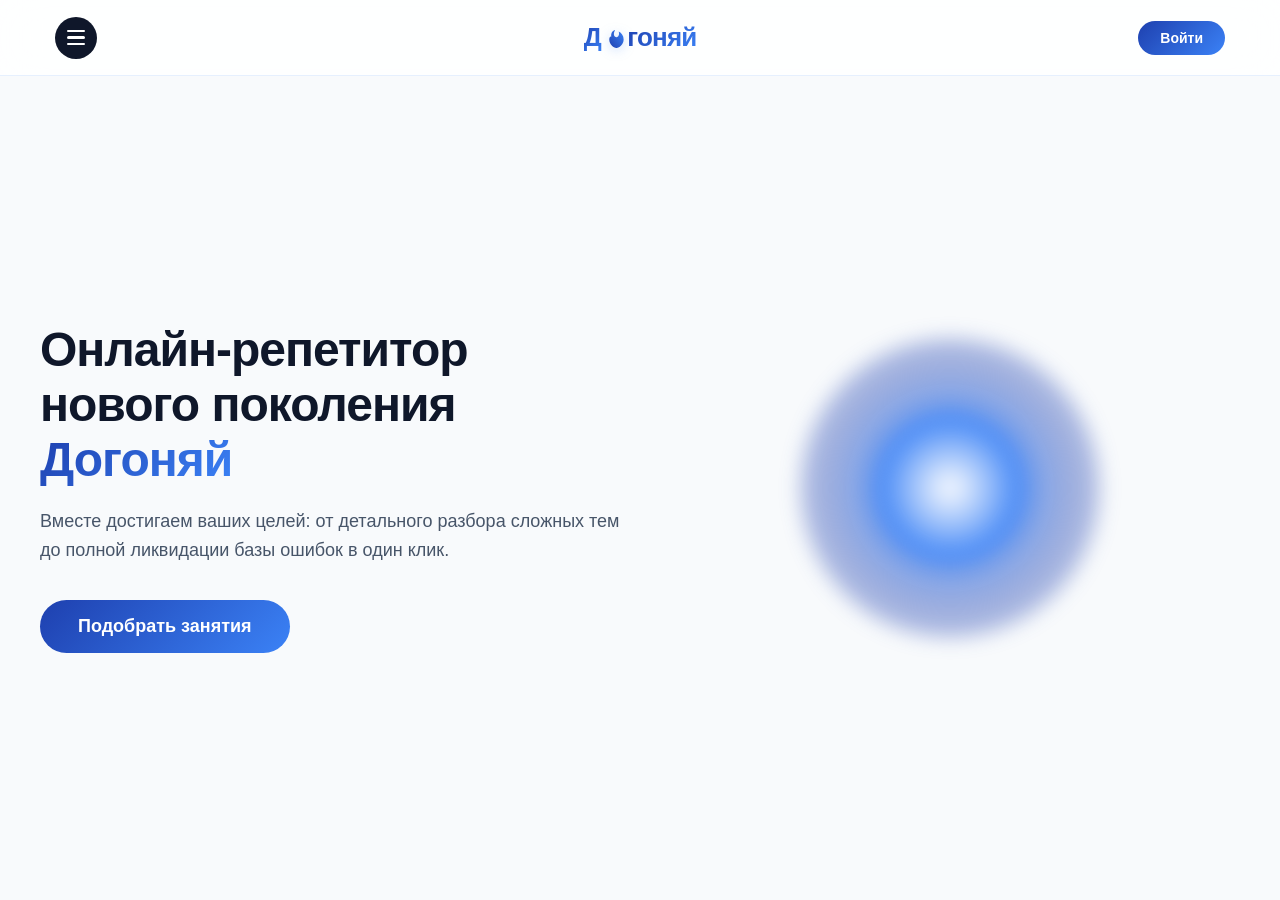
<file: Проект года/index.html>
<!DOCTYPE html>
<html lang="ru">
<head>
  <meta charset="UTF-8">
  <meta name="viewport" content="width=device-width, initial-scale=1.0">
  <title>Онлайн-школа Догоняй 🔥</title>

  <style>
    /* Базовые настройки для взрослого и дорогого дизайна */
    * {
      box-sizing: border-box;
      margin: 0;
      padding: 0;
      font-family: 'SF Pro Display', -apple-system, 'Segoe UI', Roboto, sans-serif;
    }

    body {
      background-color: #f8fafc; /* Светлый благородный фон */
      color: #0f172a;
      overflow-x: hidden;
    }

    /* Матовая минималистичная шапка сайта */
    .header {
      background-color: rgba(255, 255, 255, 0.85);
      backdrop-filter: blur(20px);
      -webkit-backdrop-filter: blur(20px);
      border-bottom: 1px solid rgba(59, 130, 246, 0.12);
      position: fixed;
      top: 0;
      left: 0;
      width: 100%;
      z-index: 1000;
    }

    .container {
      max-width: 1200px;
      margin: 0 auto;
      padding: 0 15px;
      display: flex;
      align-items: center;
      justify-content: space-between; /* Бургер слева, лого по центру, вход справа */
      height: 75px;
    }

    /* 🖤 ЧЕРНАЯ КРУГЛАЯ КНОПКА-БУРГЕР СЛЕВА 🖤 */
    .burger {
      display: flex;
      background-color: #0f172a;
      border: none;
      cursor: pointer;
      flex-direction: column;
      justify-content: center;
      align-items: center;
      gap: 4px;
      width: 42px;
      height: 42px;
      border-radius: 50%;
      z-index: 2000;
      padding: 0;
      transition: background-color 0.2s ease, transform 0.2s ease;
    }

    .burger:hover {
      background-color: #000000;
      transform: scale(1.05);
    }

    .burger span {
      display: block;
      height: 2.5px;
      width: 18px;
      background-color: #ffffff;
      border-radius: 2px;
      transition: all 0.3s cubic-bezier(0.16, 1, 0.3, 1);
    }

    /* Анимация превращения полосочек в крестик */
    .burger.active span:nth-child(1) {
      transform: translateY(6.5px) rotate(45deg);
    }

    .burger.active span:nth-child(2) {
      opacity: 0;
      transform: translateX(-5px);
    }

    .burger.active span:nth-child(3) {
      transform: translateY(-6.5px) rotate(-45deg);
    }

    /* 💎 ЛОГОТИП С ВЗРОСЛЫМ СИНЕ-ИНДИГО ПЕРЕЛИВОМ ПО ЦЕНТРУ 💎 */
    .logo-container {
      display: flex;
      align-items: center;
      text-decoration: none;
      position: absolute;
      left: 50%;
      transform: translateX(-50%);
      transition: transform 0.3s ease;
    }

    .logo-container:hover {
      transform: translateX(-50%) scale(1.02);
    }

    .logo-text {
      font-size: 26px;
      font-weight: 800;
      letter-spacing: -0.8px;
      background: linear-gradient(135deg, #1e40af, #3b82f6);
      -webkit-background-clip: text;
      -webkit-text-fill-color: transparent;
    }

    /* Векторный синий огонек-буква «О» с анимацией дыхания */
    .logo-fire-svg {
      width: 23px;
      height: 27px;
      margin: 0 1px 0 2px;
      filter: drop-shadow(0 2px 6px rgba(59, 130, 246, 0.25));
      animation: gentleBreathe 2s infinite ease-in-out;
    }

    @keyframes gentleBreathe {
      0%, 100% { 
        transform: scale(1);
        filter: drop-shadow(0 2px 4px rgba(59, 130, 246, 0.25)); 
      }
      50% { 
        transform: scale(1.1) translateY(-1px);
        filter: drop-shadow(0 4px 12px rgba(59, 130, 246, 0.55)); 
      }
    }

    /* ✨ ГАСНУЩАЯ И РАЗГОРАЮЩАЯСЯ СИНЯЯ КНОПКА ВОЙТИ (СПРАВА) ✨ */
    .btn-login-header {
      background: linear-gradient(135deg, #1e40af, #3b82f6);
      color: #ffffff !important;
      text-align: center;
      padding: 9px 22px;
      border-radius: 50px;
      text-decoration: none;
      font-weight: 700;
      font-size: 14px;
      transition: transform 0.2s, box-shadow 0.2s;
      z-index: 1001;
      animation: glowingBreathe 2.5s infinite ease-in-out;
    }

    .btn-login-header:hover {
      transform: translateY(-1px);
      animation-play-state: paused;
      box-shadow: 0 4px 18px rgba(59, 130, 246, 0.5);
    }

    @keyframes glowingBreathe {
      0%, 100% { box-shadow: 0 2px 8px rgba(59, 130, 246, 0.2); opacity: 0.88; }
      50% { box-shadow: 0 4px 18px rgba(59, 130, 246, 0.5); opacity: 1; }
    }

    /* ЗАТЕМНЕНИЕ ЗАДНЕГО ФОНА ПРИ ОТКРЫТИИ ОКНА */
    .overlay {
      position: fixed;
      top: 0;
      left: 0;
      width: 100%;
      height: 100vh;
      background-color: rgba(15, 23, 42, 0.12);
      backdrop-filter: blur(8px);
      z-index: 1400;
      opacity: 0;
      pointer-events: none;
      transition: opacity 0.4s ease;
    }

    .overlay.active { 
      opacity: 1; 
      pointer-events: auto; 
    }

    /* ВЫДВИЖНОЕ ОКНО СЛЕВА */
    .side-drawer {
      position: fixed;
      top: 0;
      left: -100%;
      width: 85%;
      max-width: 320px;
      height: 100vh;
      background-color: #ffffff;
      z-index: 1500;
      padding: 100px 30px 40px 30px;
      display: flex;
      flex-direction: column;
      gap: 35px;
      box-shadow: 10px 0 40px rgba(15, 23, 42, 0.06);
      transition: left 0.4s cubic-bezier(0.16, 1, 0.3, 1);
      border-right: 1px solid rgba(59, 130, 246, 0.08);
    }

    .side-drawer.active { 
      left: 0; 
    }

    /* Стили для идеального крестика в углу шторки */
    .drawer-close-btn {
      position: absolute;
      top: 20px;
      right: 20px;
      background: none;
      border: none;
      font-size: 34px;
      color: #475569;
      cursor: pointer;
      line-height: 1;
      width: 40px;
      height: 40px;
      display: flex;
      align-items: center;
      justify-content: center;
      border-radius: 50%;
      transition: background-color 0.2s, color 0.2s;
    }
    
    .drawer-close-btn:hover {
      background-color: #f1f5f9;
      color: #3b82f6;
    }

    /* Заглушка под фиксированную шапку */
    .spacer { 
      height: 75px; 
    }
    /* 🚀 ГЛАВНЫЙ БЛОК (HERO SECTION) 🚀 */
    .hero {
      min-height: calc(100vh - 75px);
      display: flex;
      align-items: center;
      padding: 40px 20px;
    }

    .hero-container {
      max-width: 1200px;
      margin: 0 auto;
      width: 100%;
      display: grid;
      grid-template-columns: 1fr 1fr;
      align-items: center;
      gap: 40px;
    }

    /* Левая текстовая часть баннера */
    .hero-content {
      display: flex;
      flex-direction: column;
      align-items: flex-start;
    }

    .hero-title {
      font-size: 48px;
      font-weight: 800;
      line-height: 1.15;
      color: #0f172a;
      margin-bottom: 20px;
      letter-spacing: -1px;
    }

    .hero-title span {
      background: linear-gradient(135deg, #1e40af, #3b82f6);
      -webkit-background-clip: text;
      -webkit-text-fill-color: transparent;
    }

    .hero-subtitle {
      font-size: 18px;
      color: #475569;
      line-height: 1.6;
      margin-bottom: 35px;
      font-weight: 500;
    }

    /* Интерактивная дышащая кнопка на баннере */
    .btn-hero {
      background: linear-gradient(135deg, #1e40af, #3b82f6);
      color: #ffffff;
      font-size: 18px;
      font-weight: 700;
      padding: 16px 38px;
      border-radius: 50px;
      text-decoration: none;
      transition: transform 0.3s ease, box-shadow 0.3s ease;
      display: inline-block;
      animation: heroButtonPulse 3s infinite ease-in-out;
    }

    .btn-hero:hover {
      transform: translateY(-2px);
      animation-play-state: paused;
      box-shadow: 0 10px 25px rgba(59, 130, 246, 0.4);
    }

    @keyframes heroButtonPulse {
      0%, 100% { box-shadow: 0 4px 14px rgba(59, 130, 246, 0.15); opacity: 0.92; }
      50% { box-shadow: 0 8px 28px rgba(59, 130, 246, 0.4); opacity: 1; }
    }

    /* Правая графическая часть: Синяя сфера энергии */
    .hero-graphics {
      display: flex;
      justify-content: center;
      align-items: center;
      position: relative;
    }

    .energy-sphere {
      width: 300px;
      height: 300px;
      background: radial-gradient(circle, rgba(59,130,246,0.8) 0%, rgba(30,64,175,0.4) 60%, rgba(255,255,255,0) 100%);
      border-radius: 50%;
      filter: blur(10px);
      animation: sphereBreathe 4s infinite ease-in-out;
      position: relative;
    }

    .energy-sphere::before {
      content: '';
      position: absolute;
      top: 25%;
      left: 25%;
      width: 50%;
      height: 50%;
      background: radial-gradient(circle, #ffffff 0%, rgba(59,130,246,1) 70%);
      border-radius: 50%;
      box-shadow: 0 0 40px rgba(59, 130, 246, 0.8);
    }

    @keyframes sphereBreathe {
      0%, 100% { transform: scale(0.9); opacity: 0.7; filter: blur(15px); }
      50% { transform: scale(1.1); opacity: 1; filter: blur(5px); }
    }

    /* Адаптивность для телефонов */
    @media (max-width: 768px) {
      .hero-container {
        grid-template-columns: 1fr;
        text-align: center;
        gap: 5px;
      }
      .hero-content {
        align-items: center;
        order: 2; /* Текст падает вниз */
      }
      .hero-title {
        font-size: 32px;
      }
      .hero-subtitle {
        font-size: 16px;
        margin-bottom: 25px;
      }
      .btn-hero {
        width: 100%;
        max-width: 300px;
      }
      .hero-graphics {
        order: 1; /* Графика встает наверх */
        margin-bottom: 20px;
      }
      .energy-sphere {
        width: 200px;
        height: 200px;
      }
    }
  </style>
</head>
<body>

  <!-- Шапка -->
  <header class="header">
    <div class="container">
      
      <!-- Чёрный круглый бургер -->
      <button class="burger" id="burgerBtn">
        <span></span>
        <span></span>
        <span></span>
      </button>

      <!-- Логотип: Огонек заменяет букву "О" -->
      <a href="#" class="logo-container">
        <span class="logo-text">Д</span>
        <svg class="logo-fire-svg" viewBox="0 0 24 24">
          <defs>
            <linearGradient id="blue-fire-gradient" x1="0%" y1="100%" x2="100%" y2="0%">
              <stop offset="0%" stop-color="#1e40af" />
              <stop offset="100%" stop-color="#3b82f6" />
            </linearGradient>
          </defs>
          <path fill="url(#blue-fire-gradient)" d="M12 23c4.97 0 9-4.03 9-9 0-3.6-2.1-6.7-5.17-8.15C16.34 7.6 16.5 9.3 15.4 10.6c-1.27 1.5-3.3 1.35-4.14-.15-.9-1.6-.33-4.4.9-5.95C10.15 4.14 8 6.82 8 10c0 .4.03.8.1 1.18C7.14 10.5 6 12.1 6 14c0 4.97 4.03 9 9 9z"/>
        </svg>
        <span class="logo-text">гоняй</span>
      </a>

      <a href="index4.html" class="btn-login-header">Войти</a>
    </div>
  </header>

  <!-- Затемнение фона -->
  <div class="overlay" id="menuOverlay"></div>

  <!-- Полностью пустая шторка меню СЛЕВА с новым крестиком закрытия -->
  <div class="side-drawer" id="sideDrawer">
    <button class="drawer-close-btn" id="closeDrawerBtn">&times;</button>
  </div>

  <div class="spacer"></div>

  <!-- Главный баннер страницы -->
  <section class="hero">
    <div class="hero-container">
      <div class="hero-content">
        <h1 class="hero-title">Онлайн-репетитор <br>нового поколения <span>Догоняй</span></h1>
        <p class="hero-subtitle">Вместе достигаем ваших целей: от детального разбора сложных тем до полной ликвидации базы ошибок в один клик.</p>
        <a href="index2.html" class="btn-hero">Подобрать занятия</a>
      </div>

      <div class="hero-graphics">
        <div class="energy-sphere"></div>
      </div>
    </div>
  </section>

  <!-- Скрипт оживления интерфейса -->
  <script>
    const burgerBtn = document.getElementById('burgerBtn');
    const sideDrawer = document.getElementById('sideDrawer');
    const menuOverlay = document.getElementById('menuOverlay');
    const closeDrawerBtn = document.getElementById('closeDrawerBtn');

    function toggleMenu() {
      burgerBtn.classList.toggle('active');
      sideDrawer.classList.toggle('active');
      menuOverlay.classList.toggle('active');
    }

    // Открытие/закрытие по клику на бургер
    burgerBtn.addEventListener('click', toggleMenu);
    
    // Закрытие по клику на темный фон-оверлей
    menuOverlay.addEventListener('click', toggleMenu);
    
    // Закрытие по клику на крестик внутри шторки
    closeDrawerBtn.addEventListener('click', toggleMenu);
  </script>

</body>
</html>
</file>
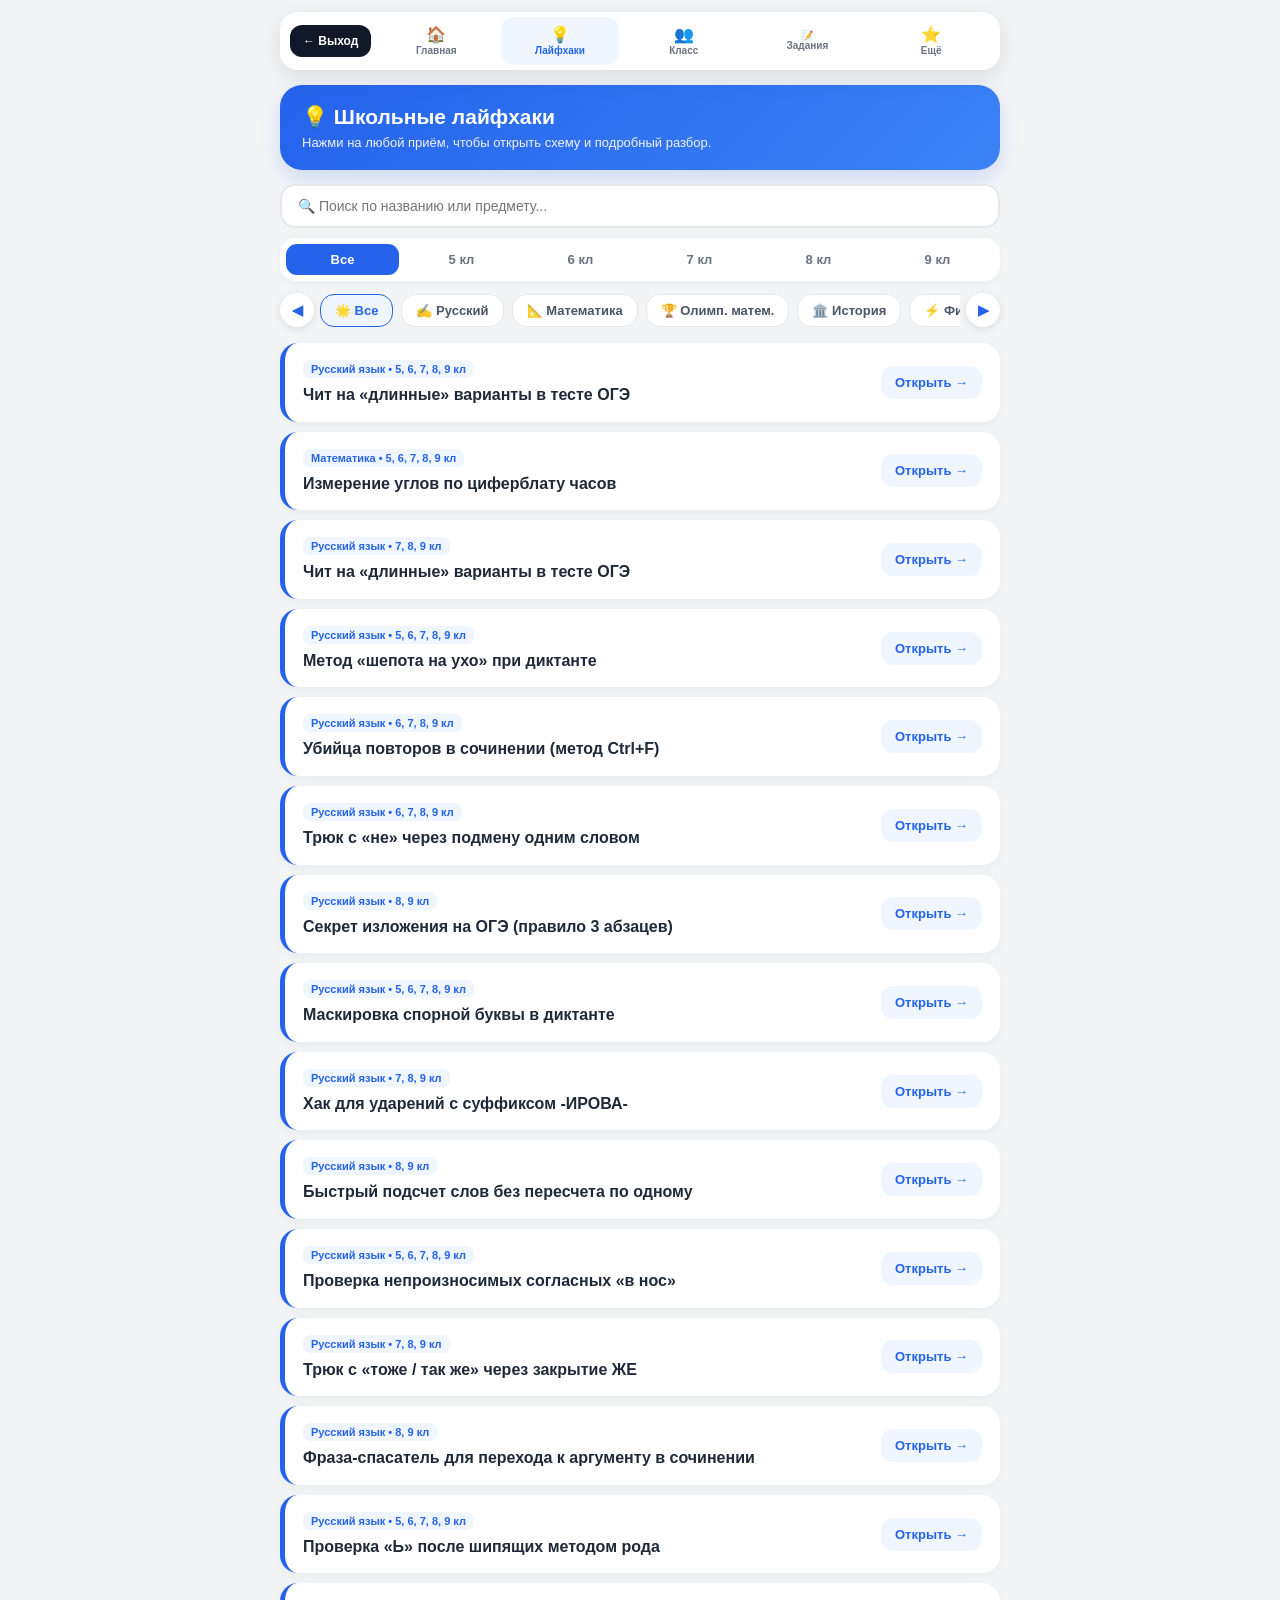
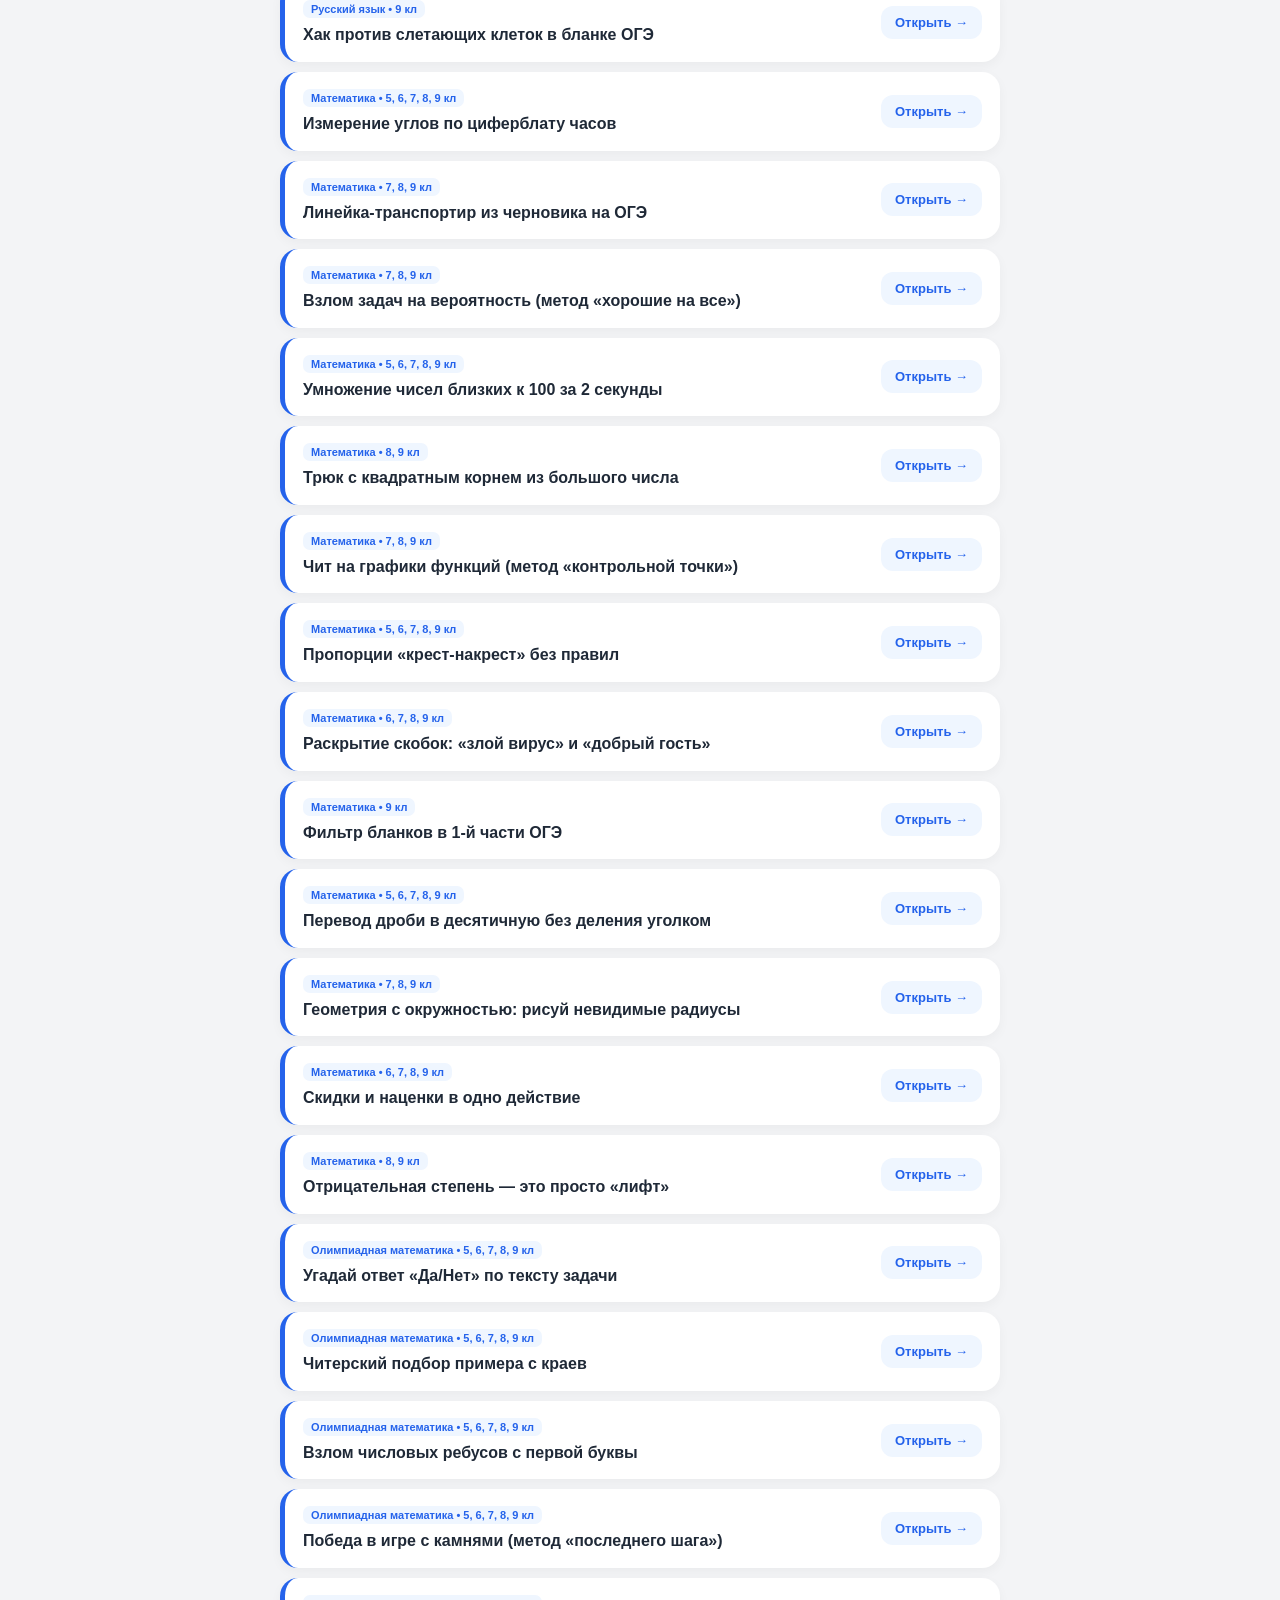
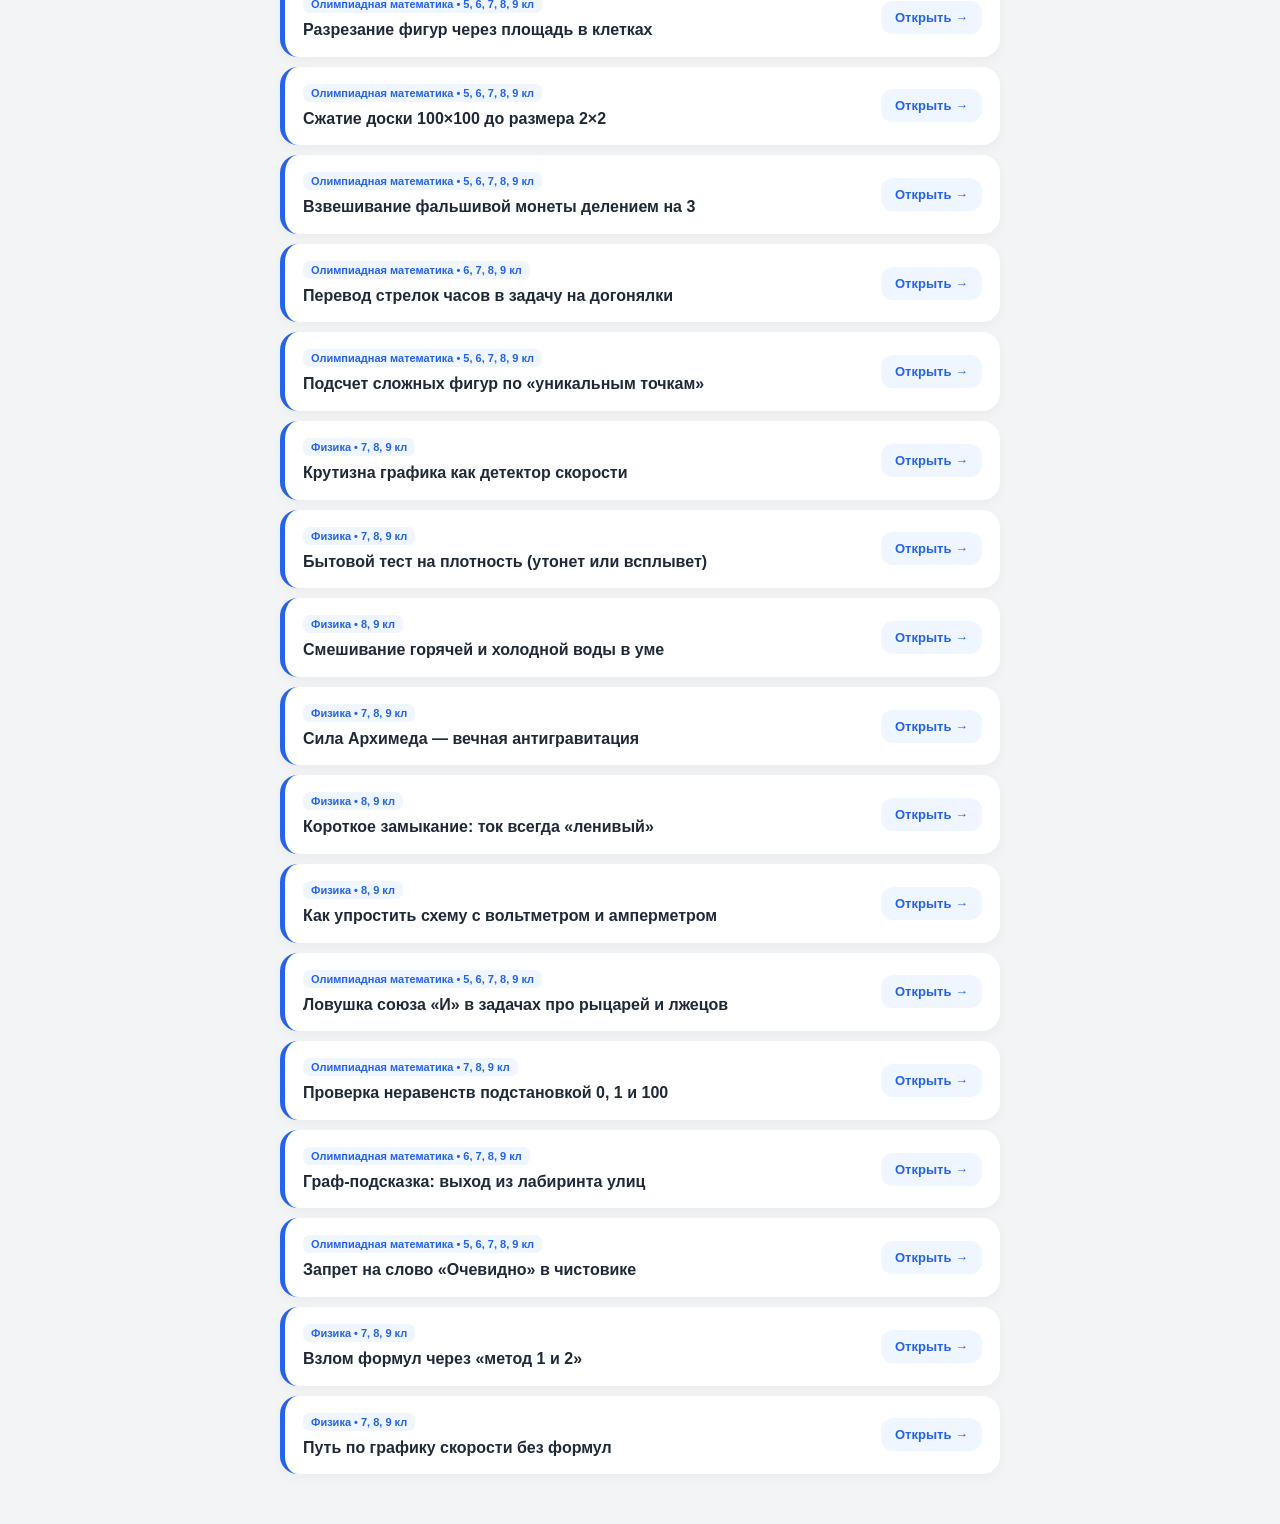
<file: Laf.html>
<!DOCTYPE html>
<html lang="ru">
<head>
  <meta charset="UTF-8">
  <meta name="viewport" content="width=device-width, initial-scale=1.0">
  <title>Догоняй — Школьные лайфхаки</title>
  <style>
    * { box-sizing: border-box; }
    body {
      margin: 0;
      padding: 85px 14px 40px 14px;
      background-color: #f3f4f6;
      font-family: -apple-system, BlinkMacSystemFont, "Segoe UI", Roboto, sans-serif;
      color: #1f2937;
    }

    /* Единая верхняя панель навигации */
    .polik-nav-bar {
      position: fixed;
      top: 12px;
      left: 50%;
      transform: translateX(-50%);
      width: 94%;
      max-width: 720px;
      height: 58px;
      background-color: #ffffff;
      display: flex;
      justify-content: space-between;
      align-items: center;
      gap: 6px;
      padding: 5px 10px;
      border-radius: 18px;
      box-shadow: 0 6px 24px rgba(0, 0, 0, 0.1);
      z-index: 9999;
    }

    .black-back-btn {
      background-color: #111827;
      color: #ffffff;
      text-decoration: none;
      padding: 9px 13px;
      border-radius: 12px;
      font-size: 12px;
      font-weight: 700;
      white-space: nowrap;
      flex-shrink: 0;
    }

    .polik-tab {
      display: flex;
      flex-direction: column;
      align-items: center;
      justify-content: center;
      text-decoration: none;
      color: #6b7280;
      flex: 1;
      height: 100%;
      border-radius: 13px;
    }

    .polik-icon { font-size: 16px; line-height: 1; margin-bottom: 3px; }
    .polik-label { font-size: 10px; font-weight: 700; line-height: 1; }
    .polik-tab.active { background-color: #eff6ff; color: #2563eb; }

    .container { max-width: 720px; margin: 0 auto; }

    /* Шапка раздела */
    .hacks-header {
      background: linear-gradient(135deg, #2563eb, #3b82f6);
      color: #ffffff;
      border-radius: 22px;
      padding: 20px 22px;
      margin-bottom: 14px;
      box-shadow: 0 8px 20px rgba(37, 99, 235, 0.18);
    }
    .hacks-header h1 { margin: 0 0 6px 0; font-size: 21px; }
    .hacks-header p { margin: 0; font-size: 13px; opacity: 0.92; }

    /* Поиск и фильтр классов */
    .search-box {
      width: 100%;
      padding: 12px 16px;
      margin-bottom: 10px;
      border: 2px solid #e5e7eb;
      border-radius: 15px;
      font-size: 14px;
      outline: none;
      background: #ffffff;
    }
    .search-box:focus { border-color: #2563eb; }

    .class-tabs {
      display: flex;
      gap: 6px;
      margin-bottom: 12px;
      background: #ffffff;
      padding: 6px;
      border-radius: 15px;
      box-shadow: 0 2px 8px rgba(0, 0, 0, 0.04);
    }
    .class-btn {
      flex: 1;
      padding: 8px 4px;
      border: none;
      border-radius: 11px;
      background: transparent;
      font-size: 13px;
      font-weight: 700;
      color: #6b7280;
      cursor: pointer;
    }
    .class-btn.active { background: #2563eb; color: #ffffff; }

    /* Лента предметов со стрелочками */
    .subj-wrapper {
      display: flex;
      align-items: center;
      gap: 6px;
      margin-bottom: 16px;
    }
    .arrow-btn {
      width: 34px;
      height: 34px;
      border: none;
      border-radius: 50%;
      background: #ffffff;
      color: #2563eb;
      font-weight: 900;
      font-size: 14px;
      box-shadow: 0 2px 8px rgba(0, 0, 0, 0.1);
      cursor: pointer;
      flex-shrink: 0;
    }
    .subj-scroll {
      display: flex;
      gap: 8px;
      overflow-x: auto;
      scroll-behavior: smooth;
      scrollbar-width: none;
      flex: 1;
    }
    .subj-scroll::-webkit-scrollbar { display: none; }

    .subj-chip {
      padding: 8px 14px;
      border-radius: 14px;
      border: 1.5px solid #e5e7eb;
      background: #ffffff;
      font-size: 13px;
      font-weight: 700;
      color: #4b5563;
      white-space: nowrap;
      cursor: pointer;
    }
    .subj-chip.active { background: #eff6ff; border-color: #2563eb; color: #2563eb; }

    /* Компактная карточка в общем списке (видно только название и кнопку) */
    .hack-card {
      background: #ffffff;
      border-radius: 18px;
      padding: 16px 18px;
      margin-bottom: 10px;
      box-shadow: 0 4px 12px rgba(0, 0, 0, 0.04);
      display: flex;
      justify-content: space-between;
      align-items: center;
      gap: 12px;
      cursor: pointer;
      transition: transform 0.2s ease, box-shadow 0.2s ease;
      border-left: 5px solid #2563eb;
    }
    .hack-card:hover {
      transform: translateY(-2px);
      box-shadow: 0 8px 20px rgba(37, 99, 235, 0.12);
    }
    .hack-card-left { flex: 1; min-width: 0; }
    .hack-badge {
      display: inline-block;
      font-size: 11px;
      font-weight: 800;
      color: #2563eb;
      background: #eff6ff;
      padding: 3px 8px;
      border-radius: 7px;
      margin-bottom: 6px;
    }
    .hack-title {
      margin: 0;
      font-size: 16px;
      font-weight: 700;
      color: #1f2937;
      line-height: 1.35;
    }
    .open-btn {
      background: #eff6ff;
      color: #2563eb;
      border: none;
      padding: 9px 14px;
      border-radius: 12px;
      font-size: 13px;
      font-weight: 800;
      white-space: nowrap;
      flex-shrink: 0;
      cursor: pointer;
    }

    /* Раскрытый вид одного лайфхака (когда остальные погасли) */
    .expanded-card {
      background: #ffffff;
      border-radius: 24px;
      padding: 22px;
      box-shadow: 0 10px 30px rgba(0, 0, 0, 0.08);
      animation: fadeExpand 0.25s ease;
    }
    @keyframes fadeExpand {
      from { opacity: 0; transform: scale(0.97); }
      to { opacity: 1; transform: scale(1); }
    }
    .collapse-btn {
      background: #111827;
      color: #ffffff;
      border: none;
      padding: 10px 16px;
      border-radius: 13px;
      font-size: 13px;
      font-weight: 700;
      cursor: pointer;
      margin-bottom: 16px;
      display: inline-flex;
      align-items: center;
      gap: 6px;
    }
    .expanded-title {
      margin: 8px 0 14px 0;
      font-size: 21px;
      color: #111827;
      line-height: 1.3;
    }
    .expanded-body {
      font-size: 15px;
      color: #374151;
      line-height: 1.6;
      margin-bottom: 16px;
    }
    .scheme-slot {
      background: #f8fafc;
      border: 2px dashed #cbd5e1;
      border-radius: 16px;
      padding: 16px;
      margin-bottom: 16px;
      font-size: 14px;
      color: #1e293b;
    }

    /* Адаптация под телефоны */
    @media (max-width: 480px) {
      .hacks-header h1 { font-size: 19px; }
      .hack-title { font-size: 15px; }
      .expanded-card { padding: 18px; }
      .expanded-title { font-size: 19px; }
      .black-back-btn { padding: 8px 10px; font-size: 11px; }
    }
  </style>
</head>
<body>

  <!-- Единая верхняя панель с чёрной кнопкой -->
  <div class="polik-nav-bar">
    <a href="index.html" class="black-back-btn">← Выход</a>
    <a href="index1.html" class="polik-tab"><span class="polik-icon">🏠</span><span class="polik-label">Главная</span></a>
    <a href="laf.html" class="polik-tab active"><span class="polik-icon">💡</span><span class="polik-label">Лайфхаки</span></a>
    <a href="index3.html" class="polik-tab"><span class="polik-icon">👥</span><span class="polik-label">Класс</span></a>
    <a href="index4.html" class="polik-tab"><span class="polik-label">📝</span><span class="polik-label">Задания</span></a>
    <a href="index5.html" class="polik-tab"><span class="polik-icon">⭐</span><span class="polik-label">Ещё</span></a>
  </div>

  <div class="container">
    <div class="hacks-header">
      <h1>💡 Школьные лайфхаки</h1>
      <p>Нажми на любой приём, чтобы открыть схему и подробный разбор.</p>
    </div>

    <div id="filtersBlock">
      <input type="text" class="search-box" id="hackSearch" placeholder="🔍 Поиск по названию или предмету..." oninput="renderHacks()">

      <div class="class-tabs">
        <button class="class-btn active" onclick="selectClass('all', this)">Все</button>
        <button class="class-btn" onclick="selectClass('5', this)">5 кл</button>
        <button class="class-btn" onclick="selectClass('6', this)">6 кл</button>
        <button class="class-btn" onclick="selectClass('7', this)">7 кл</button>
        <button class="class-btn" onclick="selectClass('8', this)">8 кл</button>
        <button class="class-btn" onclick="selectClass('9', this)">9 кл</button>
      </div>

      <div class="subj-wrapper">
        <button class="arrow-btn" onclick="scrollSubjects(-160)">◀</button>
        <div class="subj-scroll" id="subjScroll">
          <button class="subj-chip active" onclick="selectSubject('Все', this)">🌟 Все</button>
          <button class="subj-chip" onclick="selectSubject('Русский язык', this)">✍️ Русский</button>
          <button class="subj-chip" onclick="selectSubject('Математика', this)">📐 Математика</button>
          <button class="subj-chip" onclick="selectSubject('Олимпиадная математика', this)">🏆 Олимп. матем.</button>
          <button class="subj-chip" onclick="selectSubject('История', this)">🏛️ История</button>
          <button class="subj-chip" onclick="selectSubject('Физика', this)">⚡ Физика</button>
          <button class="subj-chip" onclick="selectSubject('Английский язык', this)">🇬🇧 Английский</button>
          <button class="subj-chip" onclick="selectSubject('География', this)">🌍 География</button>
          <button class="subj-chip" onclick="selectSubject('Биология', this)">🧬 Биология</button>
        </div>
        <button class="arrow-btn" onclick="scrollSubjects(160)">▶</button>
      </div>
    </div>

    <!-- Сюда выводятся карточки (свёрнутые или одна раскрытая) -->
    <div id="hacksContainer"></div>
  </div>

  <script>
    // =========================================================================
    // СЮДА ВСТАВЬ ВСЕ СВОИ ЛАЙФХАКИ (КОПИРУЙ БЛОК В ФИГУРНЫХ СКОБКАХ { ... }, )
    // =========================================================================
    const hacksData = [
      {
        id: 'rus_1',
        grades: ['5', '6', '7', '8', '9'],
        subject: 'Русский язык',
        title: 'Чит на «длинные» варианты в тесте ОГЭ',
        text: 'Если нужно выбрать верные утверждения по тексту, а правило вылетело из головы — чаще всего верными оказываются самые длинные и подробно расписанные варианты. Составителям лень придумывать длинный бред для неверных ответов.',
        scheme: '🗺️ Правило выбора: Короткий вариант = часто ловушка ❌ | Длинный и подробный = чаще всего правда ✅'
      },
      {
        id: 'math_1',
        grades: ['5', '6', '7', '8', '9'],
        subject: 'Математика',
        title: 'Измерение углов по циферблату часов',
        text: 'Представь, что вершина угла на рисунке — это центр часов. Один час (5 минут) — это ровно 30 градусов. Наложи воображаемые часы на чертёж и прикинь угол с точностью до 5 градусов.',
        scheme: '🕒 5 минут = 30°  |  15 минут = 90°  |  30 минут = 180°'
      },
    {
    id: 'rus_1',
    grades: ['7', '8', '9'],
    subject: 'Русский язык',
    title: 'Чит на «длинные» варианты в тесте ОГЭ',
    text: 'В заданиях ОГЭ на синтаксис и анализ текста (например, №2, №3 или №22) нужно выбрать несколько верных утверждений. Если правило вылетело из головы, посмотри на длину формулировок. Составителям экзамена лень придумывать длинные, детализированные конструкции для ложных ответов — они обычно пишут их короткими и общими. А вот правильный ответ часто страхуют кучей уточнений, чтобы ученик не смог придраться к формулировке на апелляции.',
    scheme: '🔍  Видишь 5 вариантов ответа в тесте ОГЭ:\n├─ Короткая сухая фраза (4–6 слов) ➡️  Чаще всего ловушка ❌ \n└─ Длинная подробная формулировка с уточнениями ➡️  В 75% случаев правда ✅ '
  },
  {
    id: 'rus_2',
    grades: ['5', '6', '7', '8', '9'],
    subject: 'Русский язык',
    title: 'Метод «шепота на ухо» при диктанте',
    text: 'Если в предложении непонятно, нужна ли запятая или тире, прочитай его про себя с интонацией диктора вечерних новостей. В русском языке знаки препинания почти всегда совпадают с интонационными паузами. Там, где ты инстинктивно делаешь микроостановку, чуть понижаешь тон голоса и набираешь воздух — в 90% случаев стоит запятая (особенно перед союзами «что», «который», «но», «а»).',
    scheme: '🎙️  Прочитай фразу про себя как диктор:\n├─ Голос идет ровно без остановки ➡️  Знак не нужен ➖ \n└─ Сделал микропаузу + тон пошел вниз ➡️  Ставь запятую или тире ✍️ '
  },
  {
    id: 'rus_3',
    grades: ['6', '7', '8', '9'],
    subject: 'Русский язык',
    title: 'Убийца повторов в сочинении (метод Ctrl+F)',
    text: 'Когда перечитываешь свое сочинение целиком, мозг увлечен сюжетом и в упор не замечает, что ты три предложения подряд начал со слова «Автор» или «Он». Чтобы поймать лексические повторы, перестань читать текст слева направо. Просканируй глазами только левый край абзаца (первые слова предложений) и правый край (последние слова) — одинаковые слова сразу бросятся в глаза.',
    scheme: '👀  Не читай текст подряд! Просканируй края:\n├─ [Автор...] ➡️  [Автор...] ➡️  [Он...] — Пойман повтор на старте! 🚨 \n└─ Замени на: «Писатель», «Рассказчик», «Герой» 🔄 '
  },
  {
    id: 'rus_4',
    grades: ['6', '7', '8', '9'],
    subject: 'Русский язык',
    title: 'Трюк с «не» через подмену одним словом',
    text: 'Чтобы не зубрить таблицу исключений для «не» с прилагательными и причастиями, попробуй заменить слово с «не» на один синоним без «не». Например: «негромкий стук» легко меняется на «тихий стук» — значит, пишем слитно. А вот «не прочитанная вовремя книга» одним словом не заменяется (да и есть зависимое слово «вовремя») — пишем раздельно.',
    scheme: '🔄  Попробуй заменить на 1 слово без НЕ:\n├─ «невысокий» = «низкий» (заменилось) ➡️  Пиши СЛИТНО ✅ \n└─ «не готовый к уроку» (не заменилось) ➡️  Пиши РАЗДЕЛЬНО ✂️ '
  },
  {
    id: 'rus_5',
    grades: ['8', '9'],
    subject: 'Русский язык',
    title: 'Секрет изложения на ОГЭ (правило 3 абзацев)',
    text: 'На ОГЭ текст для изложения читает профессиональный диктор, и в записи зашита железная подсказка. Между абзацами диктор всегда делает длинную паузу (около 3–4 секунд), тогда как между обычными предложениями пауза длится всего секунду. Тебе не нужно гадать, где закончилась микротема: просто ставь жирную черту в черновике каждый раз, когда в наушниках или колонках наступает долгая тишина.',
    scheme: '🎧  Слушаешь запись изложения:\n├─ Пауза 1 секунда ➡️  Продолжай писать в тот же абзац ✍️ \n└─ Тишина 3–4 секунды ➡️  Ставь черту [ / ], начался НОВЫЙ абзац! 📝 '
  },
  {
    id: 'rus_6',
    grades: ['5', '6', '7', '8', '9'],
    subject: 'Русский язык',
    title: 'Маскировка спорной буквы в диктанте',

    text: 'Старый школьный трюк для обычных тетрадей: если в диктанте забыл, пишется «о» или «а» (либо «е» или «и»), напиши букву так, чтобы ее правый хвостик был похож на соединение от «о», а кружочек чуть открыт сверху как у «а». Мозг учителя при быстрой проверке сам достроит правильную букву. Важно: в бланках ОГЭ этот трюк запрещен — там сканер читает только печатные буквы!',
    scheme: '✍️  Спорная буква в слове:\n├─ Школьная тетрадь ➡️  Пиши нейтральный гибрид «о/а» или «е/и» 🤫 \n└─ Бланк ОГЭ №1 ➡️  Только четкие печатные буквы (сканер не простит!) 🚫 '
  },
  {
    id: 'rus_7',
    grades: ['7', '8', '9'],
    subject: 'Русский язык',
    title: 'Хак для ударений с суффиксом -ИРОВА-',
    text: 'В заданиях на орфоэпию часто попадаются глаголы, заимствованные из европейских языков с суффиксом -ИРОВА-. Тебе не нужно учить их поштучно: в 99% таких слов ударение жестко прибито к букве И (преми́ровать, костюми́ровать, пломби́ровать, гофри́ровать). Единственное частое слово-предатель на экзаменах — нормирова́ть.',
    scheme: '🎯  Видишь в глаголе -ИРОВА-:\n├─ Почти всегда ➡️  Бей голосом в «И» (преми́ровать, костюми́ровать) ✅ \n└─ Исключение для запоминания ➡️  нормирова́ть ⚠️ '
  },
  {
    id: 'rus_8',
    grades: ['8', '9'],
    subject: 'Русский язык',
    title: 'Быстрый подсчет слов без пересчета по одному',
    text: 'На ОГЭ за изложение меньше 70 слов ставят 0 баллов, а пересчитывать каждое слово пальцем в конце экзамена — верный способ сбиться и потерять 10 минут. Сделай калибровку: посчитай, сколько слов помещается у тебя в трех обычных строчках (например, 24 слова — значит, в среднем 8 слов на строку). Просто умножай количество написанных строк на 8. Помни: предлог «в» или частица «не» — это тоже отдельные слова!',
    scheme: '📏  Калибровка почерка:\n├─ 3 строчки = 24 слова ➡️  Твоя норма = 8 слов в строке\n└─ Нужно 70+ слов ➡️  Напиши минимум 10 полных строчек (≈80 слов) ✅ '
  },
  {
    id: 'rus_9',
    grades: ['5', '6', '7', '8', '9'],
    subject: 'Русский язык',
    title: 'Проверка непроизносимых согласных «в нос»',
    text: 'Когда мы произносим слова быстро, буквы «т», «д», «л» в середине выпадают (мы говорим «сонце», «лесница», «чуство»). Чтобы поймать букву-невидимку, шепни слово очень медленно, как будто у тебя заложен нос или набит рот — речевой аппарат споткнется на стечении согласных, и ты сразу поймешь, что слово нужно проверить («солнышко», «чувствовать»).',
    scheme: '👃  Медленный шепот «в нос»:\n├─ «чуВ-ст-во» (язык споткнулся) ➡️  Ищи проверку! 🔍 \n└─ «опас-ный» (прошло гладко, «опасен») ➡️  Лишней буквы нет ✅ '
  },
  {
    id: 'rus_10',
    grades: ['7', '8', '9'],
    subject: 'Русский язык',
    title: 'Трюк с «тоже / так же» через закрытие ЖЕ',
    text: 'Ученики постоянно путают, когда писать «тоже/также» слитно, а когда раздельно. Просто закрой пальцем частицу ЖЕ и прочитай предложение вслух. Если смысл не сломался и фраза звучит по-русски («Я сделал то [же] самое» → «Я сделал то самое») — пиши раздельно. Если получилась белиберда («Я [же] пошел гулять» вместо «Я тоже пошел гулять») — пиши слитно.',
    scheme: '👆  Закрой пальцем частицу ЖЕ:\n├─ «Сделал то [же] самое» ➡️  «Сделал то самое» (Ок!) ➡️  РАЗДЕЛЬНО ✂️ \n└─ «Я [же] хочу есть» ➡️  Смысл пропал! ➡️  СЛИТНО (тоже) 🔗 '
  },
  {
    id: 'rus_11',
    grades: ['8', '9'],
    subject: 'Русский язык',
    title: 'Фраза-спасатель для перехода к аргументу в сочинении',
    text: 'Самый частый ступор на сочинении ОГЭ — как перейти от своего тезиса к примеру из текста, не получив ошибку за логику. Заучи универсальный мостик: «Чтобы подтвердить эту мысль, обратимся к предложению №...». Эта конструкция подходит абсолютно под любую тему, связывает абзацы намертво и сразу добавляет 8 слов к объему.',
    scheme: '🧩  Конструктор 2-го абзаца:\n├─ [Твой тезис] + «Чтобы подтвердить эту мысль, обратимся к предложению №...»\n└─ Плюс: Идеальная логика + 8 готовых слов в копилку 🚀 '
  },
  {
    id: 'rus_12',
    grades: ['5', '6', '7', '8', '9'],

    subject: 'Русский язык',
    title: 'Проверка «Ь» после шипящих методом рода',
    text: 'Не нужно вспоминать 1-е, 2-е и 3-е склонение! Если перед тобой существительное в начальной форме с шипящей на конце (ж, ш, ч, щ), просто подставь слова «она моя» или «он мой». Женский род («она моя» — ночь, мышь, рожь, тушь) всегда требует Ь. Мужской род («он мой» — нож, врач, грач, борщ) категорически запрещает Ь.',
    scheme: '🎭  Проверка существительного на -Ж, -Ш, -Ч, -Щ:\n├─ «Она моя» (ночь, мышь, вещь) ➡️  Ставь Ь ✅ \n└─ «Он мой» (нож, плащ, кирпич) ➡️  Без Ь ❌ '
  },
  {
    id: 'rus_13',
    grades: ['9'],
    subject: 'Русский язык',
    title: 'Хак против слетающих клеток в бланке ОГЭ',
    text: 'На экзамене от волнения легко вписать ответ не в ту строчку в бланке №1. Ни в коем случае не зачеркивай ответ в самой клетке и не рисуй поверх букв — сканер выдаст ошибку. В самом низу бланка есть специальное поле «Замена ошибочных ответов». Просто напиши там номер задания и рядом правильный ответ — компьютер проигнорирует верхнюю строчку и засчитает замену.',
    scheme: '🚨  Вписал ответ не в ту строчку бланка:\n├─ ❌  НЕ зачеркивай и НЕ исправляй поверх клеток!\n└─ ✅  Иди в низ бланка ➡️  Поле «Замена» ➡️  Впиши [№ задания] и [Верный ответ] 🔄 '
  },

  // ================= МАТЕМАТИКА =================
  {
    id: 'math_1',
    grades: ['5', '6', '7', '8', '9'],
    subject: 'Математика',
    title: 'Измерение углов по циферблату часов',
    text: 'Если в геометрической задаче нужно найти угол (или проверить свой расчет), представь, что вершина угла — это центр обычных круглых часов, а одна сторона смотрит ровно на 12. Весь круг — это 360°, значит одно деление в 5 минут равно 30°. Наложи воображаемый циферблат на чертеж и прикинь величину угла с точностью до 5 градусов.',
    scheme: '🕒  Наложи циферблат на вершину угла:\n├─ 5 минут (1 час) = 30°  |  10 минут = 60°\n└─ 15 минут = 90° (прямой)  |  20 минут = 120° 📐 '
  },
  {
    id: 'math_2',
    grades: ['7', '8', '9'],
    subject: 'Математика',
    title: 'Линейка-транспортир из черновика на ОГЭ',
    text: 'На ОГЭ по математике запрещены транспортиры, но разрешены линейка и черновик. Рисунки в 1-й части почти всегда выполнены в точном масштабе. Угол твоего черновика — это ровно 90°. Сложи этот угол пополам — получишь ровно 45°. Приложи полученный «транспортир» к углу на рисунке в КИМе, чтобы проверить свой ответ.',
    scheme: '📄  Делаем транспортир из черновика:\n├─ Угол листа = 90° ➡️  Сложи пополам = 45° ➡️  Сложи еще раз = 22,5°\n└─ Приложи к чертежу ОГЭ ➡️  Сверь свой ответ с реальностью 🎯 '
  },
  {
    id: 'math_3',
    grades: ['7', '8', '9'],
    subject: 'Математика',
    title: 'Взлом задач на вероятность (метод «хорошие на все»)',
    text: 'Забудь страшные формулы из учебника. В 99% задач ОГЭ вероятность считается в одно действие: возьми число «хороших» событий (о которых спрашивают в вопросе) и раздели на самое большое число в задаче (всего вариантов). Главный самоконтроль: вероятность НИКОГДА не бывает больше 1. Если вышло 1,25 — ты перевернул дробь вверх ногами!',
    scheme: '🎲  Формула для 99% задач ОГЭ:\n├─ Вероятность = Нужные события / Все события (20 выучил / 25 всего = 0,8)\n└─ ⚠️  Ответ > 1 (например, 1,25)? Ты перепутал числитель и знаменатель! 🔄 '
  },
  {
    id: 'math_4',
    grades: ['5', '6', '7', '8', '9'],
    subject: 'Математика',
    title: 'Умножение чисел близких к 100 за 2 секунды',
    text: 'Нужно умножить 97 × 96 без столбика? Посмотри, сколько каждому числу не хватает до 100: первому не хватает 3, второму — 4. Вычти крест-накрест из 97 четверку (получишь 93 — это первые две цифры ответа), а затем перемножь эти нехватки 3 × 4 = 12 (это последние две цифры). Итого: 9312.',
    scheme: '⚡  Пример: 97 × 96 (нехватки до 100: 3 и 4)\n├─ Левая часть: 97 - 4 = 93 (или 96 - 3 = 93)\n└─ Правая часть: 3 × 4 = 12 ➡️  Склеиваем: 9312 🚀 '
  },
  {
    id: 'math_5',
    grades: ['8', '9'],
    subject: 'Математика',

    title: 'Трюк с квадратным корнем из большого числа',
    text: 'На ОГЭ нет калькулятора, а в расчетах часто вылезает корень вроде √2304. Отбрось две последние цифры — останется 23 (оно лежит между 4²=16 и 5²=25, значит первая цифра ответа точно 4). Посмотри на последнюю цифру (4) — в квадрате ее дают только 2 и 8. Выбор сузился до 42 или 48. Так как 23 ближе к 25, берем большую цифру — 48!',
    scheme: '🔍  Взлом √2304 за 5 секунд:\n├─ Отбрось 04 ➡️  23 между 4²(16) и 5²(25) ➡️  Первая цифра: 4\n└─ Конец на 4 (2² или 8²) ➡️  23 ближе к 25 ➡️  Ответ: 48 🎯 '
  },
  {
    id: 'math_6',
    grades: ['7', '8', '9'],
    subject: 'Математика',
    title: 'Чит на графики функций (метод «контрольной точки»)',
    text: 'В задании №11 на ОГЭ нужно сопоставить 3 графика (параболы, гиперболы или прямые) с 3 формулами. Не вспоминай теорию про сдвиги и коэффициенты! Просто найди на графике любую жирную точку, которая лежит строго на пересечении клеточек (например, x = 2, y = -1), и подставь x = 2 в формулы. Где получится y = -1 — тот и график.',
    scheme: '📍  Не учи теорию графиков! Используй точки:\n├─ Найди узел клеток на линии (например, x = 2; y = 3)\n└─ Подставь x = 2 в формулу ➡️  Получил y = 3 = График найден! ✅ '
  },
  {
    id: 'math_7',
    grades: ['5', '6', '7', '8', '9'],
    subject: 'Математика',
    title: 'Пропорции «крест-накрест» без правил',
    text: 'Любую пропорцию вида A / B = C / X (в задачах на проценты, химию, физику или подобие треугольников) можно решить на полном автомате. Мысленно нарисуй крест: умножь два известных числа, которые стоят по диагонали друг напротив друга, и раздели на третье число, которое осталось без пары.',
    scheme: '❌  Решаем 15 / X = 3 / 4:\n├─ Диагональ с двумя числами: 15 × 4 = 60\n└─ Делим на одинокое число: 60 / 3 = 20 ✅ '
  },
  {
    id: 'math_8',
    grades: ['6', '7', '8', '9'],
    subject: 'Математика',
    title: 'Раскрытие скобок: «злой вирус» и «добрый гость»',
    text: 'Главная причина потери баллов в уравнениях — забытый знак при раскрытии скобок. Представь, что минус перед скобкой — это злой вирус: заходя внутрь, он заражает каждого жителя и меняет его знак на противоположный. А плюс перед скобкой — добрый гость: он просто убирает стены (скобки), и все знаки остаются на своих местах.',
    scheme: '🦠  -(2x - 5 + y) ➡️  Вирус меняет ВСЕ знаки: -2x + 5 - y\n😇  +(2x - 5 + y) ➡️  Добрый гость: 2x - 5 + y'
  },
  {
    id: 'math_9',
    grades: ['9'],
    subject: 'Математика',
    title: 'Фильтр бланков в 1-й части ОГЭ',
    text: 'В бланке №1 компьютер принимает ТОЛЬКО целые числа и конечные десятичные дроби (например, -12 или 0,75). Если в заданиях №1–19 у тебя в ответе остался квадратный корень (√3), число π, обыкновенная дробь (2/3) или бесконечная дробь (0,333...) — ты сто процентов ошибся в расчетах или не дорешал пример до сокращения.',
    scheme: '🚫  В бланке №1 ОГЭ запрещены: √, π, 2/3, 0,333...\n└─ Получил такой ответ в 1-й части? Срочно ищи ошибку в счете! 🔄 '
  },
  {
    id: 'math_10',
    grades: ['5', '6', '7', '8', '9'],
    subject: 'Математика',
    title: 'Перевод дроби в десятичную без деления уголком',
    text: 'Чтобы записать обыкновенную дробь в бланк экзамена, не нужно делить числитель на знаменатель уголком и плодить ошибки. Просто домножь верх и низ дроби на одно и то же удобное число, чтобы внизу получилось 10, 100 или 1000. Например, для 7/25 умножаем всё на 4 → получаем 28/100 → 0,28.',
    scheme: '🔢  Удобные пары для знаменателя:\n├─ 2 × 5 = 10  |  4 × 25 = 100  |  8 × 125 = 1000\n└─ Пример: 3/8 ➡️  (3×125) / (8×125) = 375/1000 = 0,375 ✨ '
  },
  {
    id: 'math_11',
    grades: ['7', '8', '9'],
    subject: 'Математика',
    title: 'Геометрия с окружностью: рисуй невидимые радиусы',

    text: 'Если в задаче по геометрии дана окружность и внутри нарисованы непонятные хорды, касательные или вписанные фигуры — сразу бери ручку и проводи линии из центра окружности ко всем точкам на ней. Все радиусы одной окружности равны, поэтому у тебя мгновенно появятся равнобедренные треугольники (углы при основании равны) и прямые углы с касательными.',
    scheme: '⭕  Застрял в задаче с окружностью?\n├─ Проведи радиусы из центра ко всем точкам на линии\n└─ Получишь равнобедренные треугольники (R = R) ➡️  Углы найдутся сами! 📐 '
  },
  {
    id: 'math_12',
    grades: ['6', '7', '8', '9'],
    subject: 'Математика',
    title: 'Скидки и наценки в одно действие',
    text: 'В задачах про цены и тарифы не нужно считать процент отдельно, а потом прибавлять или вычитать его. Переведи проценты в десятичный коэффициент: чтобы увеличить цену на 15%, сразу умножай ее на 1,15. Чтобы сделать скидку 20% — умножай на 0,8 (ведь осталось 80% цены).',
    scheme: '💰  Считаем проценты в 1 шаг:\n├─ Подорожало на 15% ➡️  Цена × 1,15 📈 \n└─ Подешевело на 20% ➡️  Цена × 0,80 📉 '
  },
  {
    id: 'math_13',
    grades: ['8', '9'],
    subject: 'Математика',
    title: 'Отрицательная степень — это просто «лифт»',
    text: 'Ученики часто думают, что 2⁻³ — это отрицательное число (-8), и теряют баллы. Запомни: минус в показателе степени не имеет отношения к знаку числа! Это кнопка лифта: она просто переносит число на другой этаж дроби (из числителя в знаменатель или наоборот), после чего минус у степени исчезает.',
    scheme: '🛗  Как работает минус в степени:\n├─ 2⁻³ ➡️  Едем на нижний этаж ➡️  1 / 2³ = 1/8 = 0,125\n└─ (1/5)⁻² ➡️  Едем на верхний этаж ➡️  5² = 25 ✨ '
  },

  // ================= ОЛИМПИАДНАЯ МАТЕМАТИКА =================
  {
    id: 'olymp_1',
    grades: ['5', '6', '7', '8', '9'],
    subject: 'Олимпиадная математика',
    title: 'Угадай ответ «Да/Нет» по тексту задачи',
    text: 'На олимпиадах часто встречаются задачи вида «Можно ли разрезать фигуру...» или «Существует ли такое число...». Есть психологическая закономерность составителей: если условие длинное, кривое и с кучей оговорок — скорее всего ответ «Да» (составитель подгонял условие под свой хитрый пример). Если условие звучит слишком красиво, симметрично и гладко — скорее всего ответ «Нет».',
    scheme: '🤔  Анализ текста олимпиадной задачи:\n├─ Кривое условие с кучей оговорок ➡️  Скорее всего ДА (ищи хитрый пример) ✅ \n└─ Слишком красивое и ровное условие ➡️  Скорее всего НЕТ (ищи запрет) ❌ '
  },
  {
    id: 'olymp_2',
    grades: ['5', '6', '7', '8', '9'],
    subject: 'Олимпиадная математика',
    title: 'Читерский подбор примера с краев',
    text: 'Если в задаче нужно привести пример числа, таблицы или расстановки, никогда не начинай перебор с середины. Олимпиадные примеры почти всегда прячутся в экстремальных точках: попробуй нули, единицы, максимально большие числа или, наоборот, разбей всё идеально поровну.',
    scheme: '🎯  Где прячутся олимпиадные примеры?\n├─ Вариант А: Попробуй крайности (0, 1, максимум) 🏔️ \n└─ Вариант Б: Сделай всё максимально одинаковым (поровну) ⚖️ '
  },
  {
    id: 'olymp_3',
    grades: ['5', '6', '7', '8', '9'],
    subject: 'Олимпиадная математика',
    title: 'Взлом числовых ребусов с первой буквы',
    text: 'В числовых ребусах одинаковые буквы означают одинаковые цифры, а разные — разные. Сразу бей в самую слабую точку: первая цифра любого числа никогда не равна 0. А если при сложении двух трехзначных чисел получилось четырехзначное (АБВ + ГДЕ = ЖЗИК), то первая буква ответа (Ж) сто процентов равна 1, потому что даже 999 + 999 = 1998.',
    scheme: '🔢  Взлом ребуса АБВ + ГДЕ = ЖЗИК:\n├─ Первые буквы (А, Г, Ж) ≠ 0\n└─ Сумма двух 3-значных дала 4-значное ➡️  Буква Ж всегда = 1! 💡 '
  },
  {
    id: 'olymp_4',
    grades: ['5', '6', '7', '8', '9'],
    subject: 'Олимпиадная математика',
    title: 'Победа в игре с камнями (метод «последнего шага»)',

    text: 'В задачах про двух игроков, которые по очереди берут по 1, 2 или 3 камня из кучи (проигрывает или выигрывает взявший последний), не пытайся просчитать игру с первого хода. Отмотай с конца: чтобы ты забрал последний камень, перед твоим ходом должно остаться 1, 2 или 3 камня. Значит, после твоего предыдущего хода сопернику должно остаться ровно 4 камня. Твоя стратегия — всегда оставлять врагу число, кратное 4.',
    scheme: '🏆  Берем по 1–3 камня (победа за последний):\n├─ Цель в конце: оставить врагу 4 камня\n└─ Стратегия: на каждом ходу оставляй врагу числа 4, 8, 12, 16... 🎮 '
  },
  {
    id: 'olymp_5',
    grades: ['5', '6', '7', '8', '9'],
    subject: 'Олимпиадная математика',
    title: 'Разрезание фигур через площадь в клетках',
    text: 'Если нужно разрезать сложную клетчатую фигуру на 4 одинаковые части, не режь ее наугад. Сначала посчитай общую площадь в клетках (например, 24 клетки). Раздели 24 на 4 — каждая часть обязана состоять ровно из 6 клеток. Теперь выдели самую выступающую клетку в углу: к ней нужно приклеить еще 5 соседних клеток так, чтобы кусок повторился еще трижды.',
    scheme: '📐  Алгоритм разрезания по клеткам:\n├─ Шаг 1: Посчитай все клетки и раздели на число частей (24 : 4 = 6)\n└─ Шаг 2: Начни строить кусок из 6 клеток с самого неудобного угла 🧩 '
  },
  {
    id: 'olymp_6',
    grades: ['5', '6', '7', '8', '9'],
    subject: 'Олимпиадная математика',
    title: 'Сжатие доски 100×100 до размера 2×2',
    text: 'Когда в олимпиадной задаче фигурирует пугающее число — текущий год (2026) или доска 100 × 100 — это просто ширма. Замени 2026 на 2, 3 и 4, реши задачу на пальцах для этих маленьких чисел и выпиши ответы в ряд. Ты мгновенно увидишь закономерность, по которой строится ответ для 2026.',
    scheme: '🔬  Видишь в условии 2026 или 100×100:\n├─ Реши для n = 1, n = 2, n = 3 ➡️  Выпиши ответы: 2, 4, 6...\n└─ Увидел формулу (2n) ➡️  Подставь 2026 ➡️  Готово! 🚀 '
  },
  {
    id: 'olymp_7',
    grades: ['5', '6', '7', '8', '9'],
    subject: 'Олимпиадная математика',
    title: 'Взвешивание фальшивой монеты делением на 3',
    text: 'Самая частая ошибка в задачах на взвешивание без гирь — делить монеты пополам. На самом деле чашечные весы дают ТРИ исхода: перевесила левая чаша, перевесила правая или равновесие. Поэтому всегда дели монеты на 3 равные кучки: две клади на чаши, а третью оставляй на столе. За одно взвешивание ты отсекаешь сразу 2/3 монет!',
    scheme: '⚖️  9 монет (1 фальшивая легче), нужно найти за 2 взвешивания:\n├─ Дели на 3 кучки (3 + 3 + 3) ➡️  Клади 3 и 3 на весы\n└─ Равновесие? Фальшивка в кучке на столе! Перевес? Она в легкой кучке! ⚡ '
  },
  {
    id: 'olymp_8',
    grades: ['6', '7', '8', '9'],
    subject: 'Олимпиадная математика',
    title: 'Перевод стрелок часов в задачу на догонялки',
    text: 'Задачи вроде «Через сколько минут минутная стрелка догонит часовую?» кажутся сложными, пока не переведешь их в скорости. Весь круг — 360°. Минутная стрелка проходит его за 60 минут (скорость 6°/мин), а часовая — за 12 часов (скорость 0,5°/мин). Дальше решай как обычную задачу на движение: догоняющий бежит быстрее на 5,5°/мин.',
    scheme: '⏱️  Часы = задача на движение по кругу (360°):\n├─ Минутная стрелка: 6°/мин 🏃  | Часовая стрелка: 0,5°/мин 🐢 \n└─ Скорость сближения = 6 - 0,5 = 5,5° в минуту!'
  },
  {
    id: 'olymp_9',
    grades: ['5', '6', '7', '8', '9'],
    subject: 'Олимпиадная математика',
    title: 'Подсчет сложных фигур по «уникальным точкам»',
    text: 'Когда нужно посчитать, сколько треугольников или квадратов спрятано на запутанном чертеже, легко сбиться и посчитать одну фигуру дважды. Чтобы этого не случилось, привяжи каждую фигуру к ее уникальной детали — например, считай только центры квадратов или только верхние вершины треугольников, перебирая их строго сверху вниз.',
    scheme: '🎯  Не считай фигуры целиком — запутаешься!\n└─ Выбери маркер (верхний угол или центр) ➡️  Считай маркеры сверху вниз 👁️ '
  },
  {
    id: 'olymp_10',

    grades: ['7', '8', '9'],
    subject: 'Физика',
    title: 'Крутизна графика как детектор скорости',
    text: 'Когда нужно сравнить два тела на одном графике (кто быстрее бежит, у какого чайника выше мощность или у какого вещества меньше теплоемкость), смотри на угол наклона линии. Чем круче, почти вертикально вверх лезет линия, тем стремительнее идет процесс.',
    scheme: '🚀  Сравниваем две линии на графике:\n├─ Линия лезет круто вверх (ближе к вертикали) ➡️  Выше скорость / мощность 🔥 \n└─ Линия стелется полого ➡️  Процесс идет медленно 🐌 '
  },
  {
    id: 'phys_4',
    grades: ['7', '8', '9'],
    subject: 'Физика',
    title: 'Бытовой тест на плотность (утонет или всплывет)',
    text: 'В задачах на плавание тел не обязательно каждый раз лезть в справочную таблицу в начале КИМа. Вспомни обычный жизненный опыт: плотность чистой воды — 1000 кг/м³. Всё, что в жизни плавает на воде (деревяшка, лед, подсолнечное масло, бензин, пенопласт), имеет плотность меньше 1000. Всё, что идет ко дну (гвоздь, камень, стекло), — больше 1000.',
    scheme: '🌊  Сравниваем плотность с водой (1000 кг/м³):\n├─ В жизни плавает (лед, масло, дерево) ➡️  Плотность < 1000 🛟 \n└─ В жизни тонет (металл, камень, стекло) ➡️  Плотность > 1000 ⚓ '
  },
  {
    id: 'phys_5',
    grades: ['8', '9'],
    subject: 'Физика',
    title: 'Смешивание горячей и холодной воды в уме',
    text: 'В задачах на тепловой баланс часто смешивают две порции одной и той же жидкости (например, 2 литра воды при 80 °C и 2 литра воды при 20 °C). Если массы одинаковые и нет льда или пара, не пиши громоздкое уравнение Q₁ = Q₂ — итоговая температура всегда будет ровно посередине: (80 + 20) / 2 = 50 °C.',
    scheme: '🌡️  Смешали одинаковую массу одной жидкости:\n└─ T итоговая = (T горячей + T холодной) / 2 ➡️  (80° + 20°) / 2 = 50° ⚡ '
  },
  {
    id: 'phys_6',
    grades: ['7', '8', '9'],
    subject: 'Физика',
    title: 'Сила Архимеда — вечная антигравитация',
    text: 'В заданиях с рисунками часто просят указать направление силы Архимеда, когда подводная лодка плывет влево или камень падает на дно. Не ведись на направление движения! Сила Архимеда возникает из-за разницы давлений снизу и сверху, поэтому она всегда направлена строго вертикально вверх.',
    scheme: '🎈  Куда бы ни плыло тело (вбок, вниз или вверх):\n└─ Сила Архимеда ВСЕГДА направлена строго вертикально ВВЕРХ ⬆️ '
  },
  {
    id: 'phys_7',
    grades: ['8', '9'],
    subject: 'Физика',
    title: 'Короткое замыкание: ток всегда «ленивый»',
    text: 'Если в задаче на электрические цепи параллельно лампочке или резистору подключен обычный пустой провод без приборов (или замкнутый ключ), считай, что лампочка исчезла. Электрический ток ленив: он никогда не полезет через сопротивление, если рядом открыта свободная трасса без преград.',
    scheme: '⚡  Видишь пустой провод параллельно лампочке:\n├─ Весь ток уходит в пустой провод (короткое замыкание)\n└─ Лампочка не горит ➡️  Смело вычеркивай ее из схемы! ❌ '
  },
  {
    id: 'phys_8',
    grades: ['8', '9'],
    subject: 'Физика',
    title: 'Как упростить схему с вольтметром и амперметром',
    text: 'Сложные электрические схемы на ОГЭ пугают обилием кружочков с буквами A и V. Упрости рисунок перед расчетами: идеальный амперметр имеет нулевое сопротивление, поэтому замени его на обычный гладкий провод. А идеальный вольтметр имеет бесконечное сопротивление (ток через него не идет) — просто сотри его ластиком со схемы.',
    scheme: '🔌  Упрощаем схему перед расчетом сопротивления:\n├─ Амперметр (A) ➡️  Замени на сплошной провод 〰️ \n└─ Вольтметр (V) ➡️  Сотри со схемы (там обрыв цепи) ✂️ '
  },
  {
    id: 'phys_9',
    grades: ['7', '8', '9'],
    subject: 'Физика',
    title: 'Перевод приставок кило-, санти-, милли- без степеней',

    grades: ['5', '6', '7', '8', '9'],
    subject: 'Олимпиадная математика',
    title: 'Ловушка союза «И» в задачах про рыцарей и лжецов',
    text: 'В логических задачах рыцари всегда говорят правду, а лжецы всегда врут. Если персонаж произносит сложную фразу со связкой «И» (например: «Я рыцарь И у меня в кармане золотая монета»), достаточно доказать, что хотя бы одна половинка фразы — вранье. По законам логики вся фраза с «И» тут же становится ложью, а говорящий — лжецом.',
    scheme: '🤥  Фраза персонажа: [Утверждение А] + И + [Утверждение Б]\n└─ Нашел ложь хотя бы в одной части ➡️  ВСЯ фраза ложь ➡️  Перед тобой ЛЖЕЦ! 🔍 '
  },
  {
    id: 'olymp_11',
    grades: ['7', '8', '9'],
    subject: 'Олимпиадная математика',
    title: 'Проверка неравенств подстановкой 0, 1 и 100',
    text: 'Если в олимпиадной задаче нужно доказать, что одно громоздкое буквенное выражение всегда больше другого, не бросайся сразу раскрывать скобки. Сначала устрой экспресс-тест: подставь вместо букв числа 0, 1 и 100. Если хоть на одном наборе знак неравенства сломался, ты неправильно прочитал условие (например, не учел, что числа положительные).',
    scheme: '🧪  Экспресс-тест буквенного неравенства:\n├─ Подставь x = 0, x = 1, x = 100\n└─ Неравенство сломалось? Перечитай ограничения в условии! ⚠️ '
  },
  {
    id: 'olymp_12',
    grades: ['6', '7', '8', '9'],
    subject: 'Олимпиадная математика',
    title: 'Граф-подсказка: выход из лабиринта улиц',
    text: 'Классическая задача: может ли почтальон пройти по всем улицам города ровно по одному разу и вернуться в точку старта? Не води пальцем по карте! Посчитай, сколько улиц сходится на каждом перекрестке. Чтобы выйти и вернуться обратно, число дорог на каждом перекрестке должно быть четным (вошел — вышел). Если есть хоть один нечетный перекресток — замкнутого пути нет.',
    scheme: '🛣️  Считаем число дорог на каждом перекрестке:\n├─ Везде четное число дорог (2, 4, 6) ➡️  Замкнутый маршрут ЕСТЬ ✅ \n└─ Есть хоть один нечетный (3, 5) ➡️  Вернуться в старт НЕВОЗМОЖНО ❌ '
  },
  {
    id: 'olymp_13',
    grades: ['5', '6', '7', '8', '9'],
    subject: 'Олимпиадная математика',
    title: 'Запрет на слово «Очевидно» в чистовике',
    text: 'На проверке олимпиад слово «очевидно» действует на жюри как красная тряпка. Проверяющие считают, что ученик просто не умеет доказывать этот переход, и безжалостно снимают баллы за необоснованность. Даже если шаг кажется тебе элементарным, потрать 15 секунд и распиши его в два простых предложения.',
    scheme: '🚫  «Очевидно, что эти углы равны» ➡️  Минус баллы за недоказанность!\n✅  «Эти углы вертикальные, значит они равны» ➡️  Полный балл 💯 '
  },

  // ================= ФИЗИКА =================
  {
    id: 'phys_1',
    grades: ['7', '8', '9'],
    subject: 'Физика',
    title: 'Взлом формул через «метод 1 и 2»',
    text: 'В тестах ОГЭ полно вопросов: «Как изменится кинетическая энергия или сила притяжения, если скорость/расстояние увеличить в 3 раза?». Не мучайся с пропорциями в буквах! Подставь в формулу вместо старой величины единицу (1), а вместо новой — тройку (3) и просто посчитай числа.',
    scheme: '🔢  Вопрос: скорость (v) выросла в 3 раза, что стало с E = mv²/2?\n├─ Было (v = 1): 1² = 1  |  Стало (v = 3): 3² = 9\n└─ Ответ: энергия выросла в 9 раз (без всяких букв!) ⚡ '
  },
  {
    id: 'phys_2',
    grades: ['7', '8', '9'],
    subject: 'Физика',
    title: 'Путь по графику скорости без формул',
    text: 'Если в задаче дан график зависимости скорости (v) от времени (t), забудь формулы равноускоренного движения с квадратами времени. Пройденный путь численно равен площади геометрической фигуры под линией графика. Просто разбей область под графиком на прямоугольник и треугольник и сложи их площади по формулам 5 класса.',
    scheme: '📈  График скорости v(t) ➡️  Ищем путь за время t:\n├─ Закрась фигуру между линией графика и осью времени\n└─ Посчитай ее площадь (S прямоугольника + S треугольника) = Это и есть путь! 📐 '
  },
  {
    id: 'phys_3',

    text: 'Чтобы не путаться в отрицательных степенях десятки при переводе в систему СИ, замени приставки на работу с нулями. Приставка «кило» (кВт, км, кДж) дописывает три нуля (×1000). «Санти» (см) убирает два нуля или сдвигает запятую на 2 знака влево (÷100). «Милли» (мм, мА) сдвигает запятую на 3 знака влево (÷1000).',
    scheme: '🔄  Быстрый перевод в СИ:\n├─ кило- (к) ➡️  × 1000 (припиши 000)\n├─ санти- (с) ➡️  ÷ 100 (запятая на 2 знака влево)\n└─ милли- (м) ➡️  ÷ 1000 (запятая на 3 знака влево)'
  },
  {
    id: 'phys_10',
    grades: ['9'],
    subject: 'Физика',
    title: 'Халявный 1 балл во 2-й части ОГЭ',
    text: 'Расчетные задачи во 2-й части ОГЭ оцениваются в 3 балла, и многие ученики оставляют бланк пустым, если не видят полного решения. Никогда так не делай! По критериям ФИПИ 1 первичный балл ставится, если ты правильно записал «Дано», перевел величины в СИ и выписал хотя бы две верные формулы, относящиеся к условию задачи.',
    scheme: '📝  Не знаешь, как дорешать задачу на 3 балла?\n└─ Напиши: [Дано] + [Перевод в СИ] + [2 формулы по теме] = +1 балл гарантирован! ✅ '
  },
  {
    id: 'phys_11',
    grades: ['7', '8', '9'],
    subject: 'Физика',
    title: 'Читерская проверка формулы КПД',
    text: 'На экзамене легко перепутать, какая работа полезная, а какая затраченная. Запомни физический закон: вечного двигателя не существует, поэтому КПД любого реального механизма всегда меньше 100%. В формуле КПД ты всегда должен делить меньшее число энергии/работы на большее. Если вышло 115% — просто переверни дробь!',
    scheme: '📊  Расчет КПД:\n├─ КПД = (Меньшая работа / Большая работа) × 100%\n└─ ⚠️  Получилось > 100%? Ты перепутал числитель и знаменатель! 🔄 '
  },
  {
    id: 'phys_12',
    grades: ['8', '9'],
    subject: 'Физика',
    title: 'Точка двойного фокуса (2F) в оптике без построений',
    text: 'В задачах на собирающие линзы часто нужно определить размер и положение изображения. Запомни главную опорную точку: если предмет стоит ровно на расстоянии двойного фокуса (2F), его изображение появится строго на расстоянии 2F с другой стороны, будет перевернутым и ровно такого же размера. Если предмет дальше 2F — изображение уменьшенное, если ближе 2F — увеличенное.',
    scheme: '🔍  Собирающая линза (опорная точка 2F):\n├─ Предмет дальше 2F ➡️  Изображение уменьшенное\n├─ Предмет ровно в 2F ➡️  Изображение ТОЧНО ТАКОГО ЖЕ размера 🪞 \n└─ Предмет между F и 2F ➡️  Изображение увеличенное'
  },
  {
    id: 'phys_13',
    grades: ['7', '8', '9'],
    subject: 'Физика',
    title: 'Ловушка на 2 в задачах про эхо и эхолот',
    text: 'Самая коварная ловушка в задачах на звук и ультразвук: «Корабль послал сигнал на дно моря и принял эхо через 4 секунды. Какова глубина моря?». Ученики умножают скорость на 4 секунды и получают удвоенный ответ. Всегда дели время на 2, потому что звук сначала летит вниз, а потом столько же времени возвращается обратно!',
    scheme: '🚢  Эхолот / Крик в горах:\n├─ Время t — это путь ТУДА + ОБРАТНО (2 расстояния)\n└─ Формула глубины: H = (v × t) / 2 (не забудь разделить на 2!) ➗ '
  },

  // ================= АНГЛИЙСКИЙ ЯЗЫК =================
  {
    id: 'eng_1',
    grades: ['7', '8', '9'],
    subject: 'Английский язык',
    title: 'Взлом словообразования на ОГЭ по соседнему слову',
    text: 'В заданиях №29–34 нужно изменить слово на полях так, чтобы оно подошло по смыслу. Не переводи весь текст целиком — посмотри на слово сразу ПОСЛЕ пропуска. Если там стоит существительное (например, «a ... day»), в пропуск нужно прилагательное (добавь -ful, -less, -ous, -y). Если пропуск в конце после глагола («He drives ...»), почти всегда нужно наречие (просто приклей суффикс -ly).',
    scheme: '👀  Смотрим на слово ПОСЛЕ пропуска:\n├─ [Пропуск] + Существительное (a ___ day) ➡️  Ставь прилагательное (-ful, -y, -ous)\n└─ Глагол + [Пропуск] (He runs ___) ➡️  Приклей наречие (-LY) 🚀 '
  },
  {
    id: 'eng_2',
    grades: ['7', '8', '9'],
    subject: 'Английский язык',

    title: 'Чит на задания True / False / Not Stated',
    text: 'В заданиях на чтение (№13–19 на ОГЭ) внимательно вчитывайся в слова-ограничители в утверждениях. Если в вопросе стоят категоричные слова-абсолюты вроде always (всегда), never (никогда), all (все), only (только), must (обязан) — в 80% случаев это утверждение ложное (False), потому что в реальных текстах почти всегда есть исключения.',
    scheme: '⚠️  Детектор вранья в заданиях True / False:\n└─ Видишь слова: always / never / all / only ➡️  В 80% случаев это FALSE ❌ '
  },
  {
    id: 'eng_3',
    grades: ['7', '8', '9'],
    subject: 'Английский язык',
    title: 'Железное отличие False от Not Stated',
    text: 'Главная боль на экзамене — выбрать между «Неверно» (False) и «В тексте не сказано» (Not Stated). Используй правило суда: если ты можешь ткнуть пальцем в строчку текста, которая прямо противоречит утверждению («В тексте сказано, что у него 2 собаки, а в вопросе — 3»), это False. Если в тексте про количество собак вообще ни слова — это Not Stated. Не додумывай логикой!',
    scheme: '⚖️  Суд над утверждением по тексту:\n├─ Текст прямо опровергает факт (2 собаки ≠ 3 собаки) ➡️  FALSE ❌ \n└─ В тексте об этом вообще не упоминается ➡️  NOT STATED 🤷 '
  },
  {
    id: 'eng_4',
    grades: ['6', '7', '8', '9'],
    subject: 'Английский язык',
    title: 'Правило «последнего слова» в аудировании',
    text: 'Составители аудирования на ОГЭ обожают расставлять ловушки в начале диалога. Спикер может сказать: «Я так хотел пойти в парк!», а через секунду добавить: «...но пошел дождь, поэтому мы остались играть в настолки». Если ты поставишь галочку сразу, услышав слово «парк», ты попадешься. Всегда дослушивай реплику до самой точки!',
    scheme: '🎧  Слушаем диалог на ОГЭ:\n├─ Первое знакомое слово в реплике ➡️  Часто приманка-ловушка 🪤 \n└─ Слушай до последнего слова (ищи «but», «however», «actually») ✅ '
  },
  {
    id: 'eng_5',
    grades: ['5', '6', '7', '8', '9'],
    subject: 'Английский язык',
    title: 'Спасательный круг на устной части (если забыл слово)',
    text: 'На устной части экзамена от стресса из головы может вылететь даже простое слово. Ни в коем случае не молчи дольше 3 секунд и не переходи на русский! Опиши предмет как иностранец простыми словами. Забыл «fridge» (холодильник) — скажи «a big cold box in the kitchen». Забыл «dentist» — скажи «a doctor for teeth». Экзаменаторы ставят за такую находчивость высший балл!',
    scheme: '🆘  Забыл слово на устной части:\n├─ ❌  НЕ молчи и НЕ говори «ой, забыл»\n└─ ✅  Опиши функцию: «a thing for...» / «a place where...» ➡️  Баллы спасены! 🎙️ '
  },
  {
    id: 'eng_6',
    grades: ['7', '8', '9'],
    subject: 'Английский язык',
    title: 'Чтение текста вслух на максимум (ОГЭ)',
    text: 'В 1-м задании устной части не нужно пытаться изобразить голливудский акцент и тараторить на максимальной скорости — так ты только проглотишь окончания и потеряешь баллы. Читай в спокойном, уверенном темпе с четкими паузами на запятых и точках. Если попалось незнакомое длинное слово — не спотыкайся, просто прочитай его уверенно по правилам слогов и иди дальше.',
    scheme: '🐢  Формула идеального чтения вслух:\n└─ Спокойный темп + пауза на запятой + 0 сомнений на сложных словах = Максимум баллов 🏆 '
  },
  {
    id: 'eng_7',
    grades: ['8', '9'],
    subject: 'Английский язык',
    title: 'Универсальные связки для письма другу на ОГЭ',
    text: 'В электронном письме другу (Задание 35) тебе нужно ответить на 3 вопроса. Чтобы не тратить время на придумывание красивых вступлений, выучи три универсальные фразы-заготовки: «As for me, I really like...», «To be honest, I don’t know much about...» и «Well, I think that...». Они подходят под абсолютно любой вопрос и делают письмо живым.',
    scheme: '✉️  Отвечаем на 3 вопроса друга:\n├─ Вопрос 1 ➡️  As for me, I think...\n├─ Вопрос 2 ➡️  To be honest, I prefer...\n└─ Вопрос 3 ➡️  Well, in my opinion... ✍️ '
  },
  {
    id: 'eng_8',
    grades: ['5', '6', '7', '8', '9'],

    subject: 'Английский язык',
    title: 'Much и Many: тест на «поштучность»',
    text: 'Чтобы не путать much и many, представь предмет перед собой. Если его можно ткнуть пальцем и посчитать поштучно (1 друг, 2 друга; 1 яблоко, 2 яблока) — бери MANY. Если это жидкость, сыпучее вещество или абстрактное понятие, которое нельзя потрогать поштучно — бери MUCH. Ловушка: слова money (деньги) и time (время) в английском неисчисляемые, с ними всегда MUCH!',
    scheme: '🍎  Посчитал пальцем поштучно (friends, books) ➡️  MANY\n💧  Жидкость + время (time) + деньги (money) ➡️  MUCH'
  },
  {
    id: 'eng_9',
    grades: ['7', '8', '9'],
    subject: 'Английский язык',
    title: 'Читерская конструкция «Used to» для уровня B1',
    text: 'Если на устной части или в письме нужно рассказать о привычках из детства («Раньше я играл в футбол, а сейчас бросил»), не мучайся с согласованием времен. Просто вставь конструкцию «used to» перед обычным глаголом в начальной форме (I used to play football). Для проверяющих это маркер высокого уровня владения языком.',
    scheme: '⏪  Действие в прошлом, которого больше нет:\n└─ Подлежащее + USED TO + обычный глагол (I used to live in Moscow) 🔥 '
  },
  {
    id: 'eng_10',
    grades: ['5', '6', '7', '8', '9'],
    subject: 'Английский язык',
    title: 'Стикеры на «слепых зонах» квартиры',
    text: 'Зубрить списки слов по тетрадке — самый неэффективный способ, мозг стирает их через два дня. Напиши 10 самых противных слов крупным маркером на стикерах и приклей их на зеркало в ванной (где ты чистишь зубы 2 минуты утром и вечером) и на внутреннюю дверь туалета. Глаза будут читать их на автомате без всяких усилий.',
    scheme: '🪞  Зеркало в ванной + стикеры с переводом:\n└─ 4 минуты пассивного чтения в день ➡️  30 выученных слов за неделю без зубрежки 🧠 '
  },
  {
    id: 'eng_11',
    grades: ['5', '6', '7', '8', '9'],
    subject: 'Английский язык',
    title: 'Предлоги транспорта: тест на «встать в полный рост»',
    text: 'Какой предлог ставить с транспортом — IN или ON? Проведи мысленный эксперимент: если внутри транспорта можно встать в полный рост и пройтись по салону (автобус, поезд, самолет, корабль, метро) — используй ON. Если нужно пригнуться, сесть и ехать сидя (машина, такси) — используй IN.',
    scheme: '🚶  Можно встать и пройтись внутри ➡️  ON (on a bus, on a train, on a plane)\n🪑  Можно только сидеть ➡️  IN (in a car, in a taxi)'
  },
  {
    id: 'eng_12',
    grades: ['6', '7', '8', '9'],
    subject: 'Английский язык',
    title: 'Как не перепутать Borrow и Lend',
    text: 'Оба слова переводятся как «одолжить», из-за чего в тестах вечная путаница. Используй ассоциацию по первой букве: BORROW начинается на B (как русское «Брать») — значит, ты берешь вещь у кого-то для себя. LEND — отдаешь вещь от себя другому человеку.',
    scheme: '🤲  BORROW = Брать в долг (тянешь на себя)\n🤝  LEND = Давать в долг (отдаешь другому)'
  },
  {
    id: 'eng_13',
    grades: ['6', '7', '8', '9'],
    subject: 'Английский язык',
    title: 'Глаголы-запреты для окончания -ING',
    text: 'Даже если в предложении стоит слово «сейчас» (now), есть группа глаголов, которым категорически запрещено добавлять окончание -ing. Это глаголы чувств, эмоций и работы мозга (love, hate, know, want, understand, believe, remember). Нельзя сказать «I am knowing» — всегда пиши только «I know».',
    scheme: '🧠  Глаголы мозга и чувств (know, want, love, understand):\n└─ Даже со словом NOW ➡️  Никакого -ING! Только Present Simple (I know) 🚫 '
  },

  // ================= ИСТОРИЯ =================
  {
    id: 'hist_1',
    grades: ['6', '7', '8', '9'],
    subject: 'История',
    title: 'Взлом исторических карт по «водным маркерам»',
    text: 'На ОГЭ по истории не нужно учить сложные изгибы границ! Определить век на любой карте можно за 5 секунд, просто посмотрев на моря и столицы. Если у России нет выхода ни к Балтике, ни к Черному морю — это до Петра I (до XVIII века). Есть выход к Балтике и виден Петербург, но Крым еще турецкий — этоXVIII век до 1783 года. Крым в составе России, а столица в Петербурге — XIX век.',
    scheme: '🌊  Смотрим на моря и столицу на карте:\n├─ Нет ни Балтики, ни Черного моря ➡️  До Петра I (до 1700-х)\n├─ Есть Петербург, но Крым турецкий ➡️  XVIII век (1703–1783)\n└─ Крым наш + столица Петербург ➡️  XIX – начало XX века 🗺️ '
  },
  {
    id: 'hist_2',
    grades: ['8', '9'],
    subject: 'История',
    title: 'Детектив по названиям городов на карте',
    text: 'Города в России переименовывали несколько раз, и это лучшая шпаргалка на карте. Если город на Волге подписан как Царицын — на карте события до 1925 года (например, Гражданская война). Если Сталинград — это 1925–1961 годы (сто процентов Великая Отечественная война!). Если Волгоград — после 1961 года. То же самое: Санкт-Петербург → Петроград (с 1914) → Ленинград (с 1924).',
    scheme: '🏙️  Временная шкала по имени города:\n├─ Царицын (до 1925) ➡️  Сталинград (ВОВ, 1925–1961) ➡️  Волгоград (после 1961)\n└─ Петербург (до 1914) ➡️  Петроград (Первая мировая) ➡️  Ленинград (с 1924) 🔍 '
  },
  {
    id: 'hist_3',
    grades: ['7', '8', '9'],
    subject: 'История',
    title: 'Хак для заданий на соответствие дат и событий',
    text: 'В задании №1 ОГЭ нужно соединить 3 события и 5 дат. Не паникуй, если не помнишь точный год! Определи хотя бы век или правителя для каждого события. В 90% вариантов ОГЭ все события в одном задании относятся к разным эпохам (например, одно из XII века, одно из XVII и одно из XIX), поэтому они соединяются методом исключения за 10 секунд.',
    scheme: '⏳  Не помнишь точный год в тесте?\n└─ Определи только ВЕК события ➡️  Соедини с единственной датой этого века! ✅ '
  },
  {
    id: 'hist_4',
    grades: ['7', '8', '9'],
    subject: 'История',
    title: 'Маркеры Дворцовых переворотов по фамилиям',
    text: 'Эпоху Дворцовых переворотов (1725–1762) легко спутать, но у каждого правителя есть свои слова-маркеры. Видишь в тексте немецкие фамилии (Бирон, Миних, Остерман) и слово «кондиции» — это Анна Иоанновна («бироновщина»). Видишь «фаворитизм» (Шувалов, Разумовский), основание МГУ и «Семилетнюю войну» — это Елизавета Петровна.',
    scheme: '👑  Ключи к эпохе Дворцовых переворотов:\n├─ Бирон + «кондиции» + немцы ➡️  Анна Иоанновна 🇩🇪 \n└─ Шувалов + МГУ + Семилетняя война ➡️  Елизавета Петровна 🎓 '
  },
  {
    id: 'hist_5',
    grades: ['7', '8', '9'],
    subject: 'История',
    title: 'Задание «найди лишний термин» по стилю слова',
    text: 'В задании №5 ОГЭ даны 5 исторических терминов, и нужно выписать один, который выпадает из ряда. Если не знаешь точных определений, прислушайся к звучанию слов. Если 4 слова исконно русские и старинные (смерды, закупы, рядовичи, холопы), а пятое звучит как иностранное заимствование (рекруты, сенат, ассамблея) — вычеркивай иностранное, его ввел Петр I в другую эпоху.',
    scheme: '🧐  Анализ 5 терминов в задании ОГЭ:\n└─ 4 древнерусских слова + 1 европейское слово ➡️  Вычеркивай европейское (эпоха Петра I) ❌ '
  },
  {
    id: 'hist_6',
    grades: ['8', '9'],
    subject: 'История',
    title: 'Универсальный шаблон для роли личности на ОГЭ',
    text: 'Во второй части ОГЭ часто просят объяснить, какую роль сыграл полководец или государственный деятель в конкретном событии. Чтобы получить максимальный балл, пиши по жесткой формуле из трех шагов: 1) что конкретно он придумал/сделал; 2) как лично руководил; 3) к какому итогу для страны это привело.',
    scheme: '👤  Конструктор ответа на 2 балла:\n└─ [Разработал план / реформу] ➡️  [Лично руководил] ➡️  [Позволило победить / укрепить страну] 🏆 '
  },
  {
    id: 'hist_7',
    grades: ['8', '9'],
    subject: 'История',
    title: 'Запоминалка «СПН» для идеологии Николая I',
    text: 'Теория официальной народности графа Уварова при Николае I — один из самых частых вопросов на экзамене. Она состоит из трех элементов: Самодержавие, Православие, Народность. Запоминай по аббревиатуре СПН — расшифровывай'
  }
  ];
    // =========================================================================
    let activeGrade = 'all';
    let activeSubject = 'Все';
    let openedHackId = null;

    function scrollSubjects(amount) {
      document.getElementById('subjScroll').scrollBy({ left: amount, behavior: 'smooth' });
    }

    function selectClass(grade, btn) {
      activeGrade = grade;
      document.querySelectorAll('.class-btn').forEach(b => b.classList.remove('active'));
      btn.classList.add('active');
      renderHacks();
    }

    function selectSubject(subj, btn) {
      activeSubject = subj;
      document.querySelectorAll('.subj-chip').forEach(b => b.classList.remove('active'));
      btn.classList.add('active');
      renderHacks();
    }

    // Раскрыть один лайфхак (остальные гаснут)
    function openHack(id) {
      openedHackId = id;
      document.getElementById('filtersBlock').style.display = 'none';
      renderHacks();
      window.scrollTo({ top: 0, behavior: 'smooth' });
    }

    // Свернуть обратно ко всем карточкам
    function closeHack() {
      openedHackId = null;
      document.getElementById('filtersBlock').style.display = 'block';
      renderHacks();
    }

    function renderHacks() {
      const container = document.getElementById('hacksContainer');
      container.innerHTML = '';

      // Если открыта одна карточка — показываем только её
      if (openedHackId) {
        const hack = hacksData.find(h => h.id === openedHackId);
        if (!hack) return;
        container.innerHTML = `
          <div class="expanded-card">
            <button class="collapse-btn" onclick="closeHack()">← Свернуть и вернуться ко всем</button>
            <div><span class="hack-badge">${hack.subject} • ${hack.grades.join(', ')} кл</span></div>
            <h2 class="expanded-title">${hack.title}</h2>
            <div class="expanded-body">${hack.text}</div>
            <div class="scheme-slot">${hack.scheme}</div>
          </div>
        `;
        return;
      }

      // Иначе показываем список карточек (только название + кнопка)
      const query = (document.getElementById('hackSearch')?.value || '').trim().toLowerCase();
      const filtered = hacksData.filter(h => {
        const matchGrade = activeGrade === 'all' || h.grades.includes(activeGrade);
        const matchSubj = activeSubject === 'Все' || h.subject === activeSubject;
        const matchText = !query || h.title.toLowerCase().includes(query) || h.subject.toLowerCase().includes(query);
        return matchGrade && matchSubj && matchText;
      });

      if (filtered.length === 0) {
        container.innerHTML = '<div style="text-align:center; padding:30px; background:#fff; border-radius:18px; color:#9ca3af;">Пока нет карточек для этого фильтра</div>';
        return;
      }

      filtered.forEach(h => {
        container.innerHTML += `
          <div class="hack-card" onclick="openHack('${h.id}')">
            <div class="hack-card-left">
              <span class="hack-badge">${h.subject} • ${h.grades.join(', ')} кл</span>
              <h3 class="hack-title">${h.title}</h3>
            </div>
            <button class="open-btn">Открыть →</button>
          </div>
        `;
      });
    }

    renderHacks();
  </script>
</body>
</html>
</file>
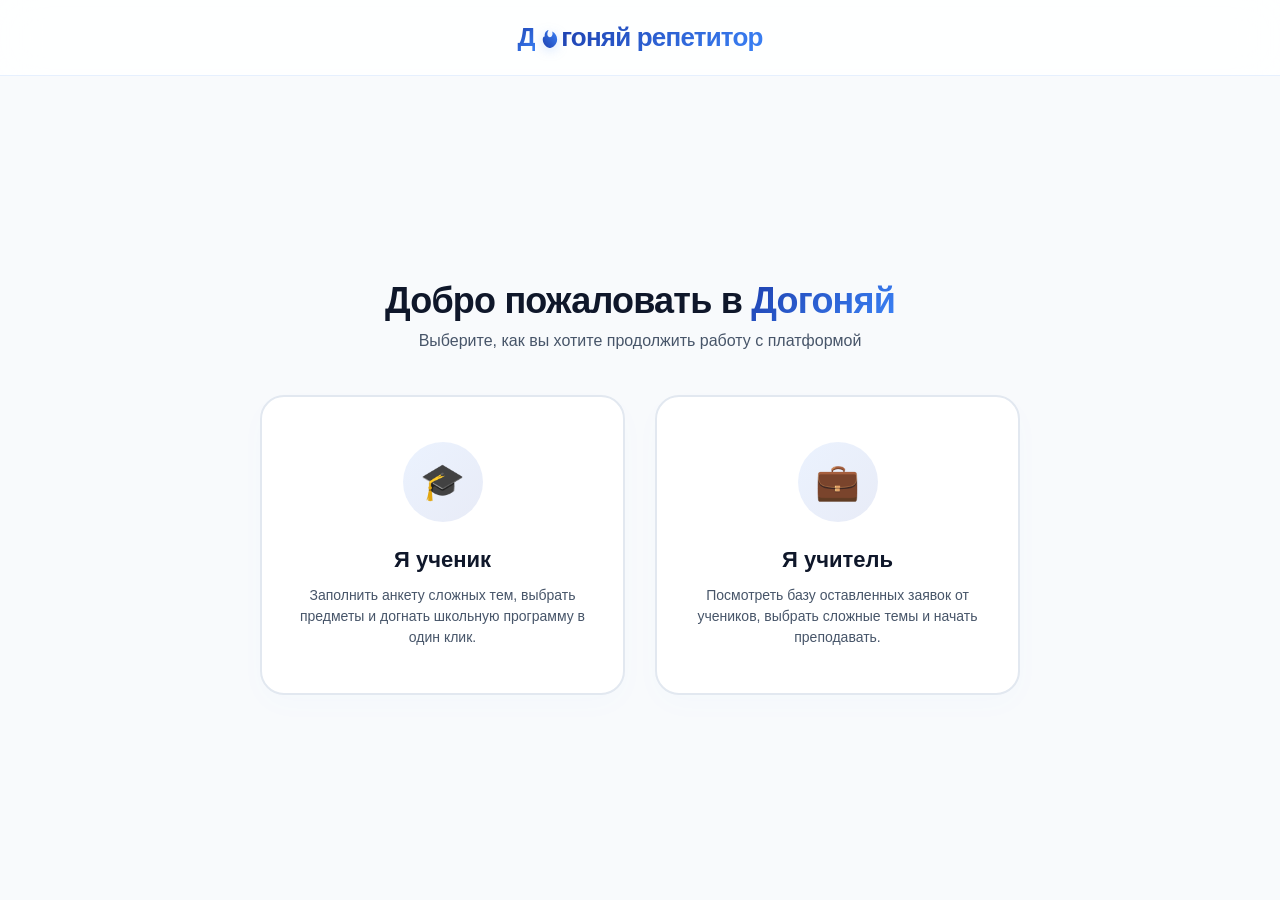
<file: Проект года/index2.html>
<!DOCTYPE html>
<html lang="ru">
<head>
  <meta charset="UTF-8">
  <meta name="viewport" content="width=device-width, initial-scale=1.0">
  <title>Добро пожаловать — Догоняй репетитор 🔥</title>

  <style>
    /* Базовые настройки стиля «Догоняй репетитор» */
    * {
      box-sizing: border-box;
      margin: 0;
      padding: 0;
      font-family: 'SF Pro Display', -apple-system, 'Segoe UI', Roboto, sans-serif;
    }

    body {
      background-color: #f8fafc;
      color: #0f172a;
      overflow-x: hidden;
    }

    /* Наша фиксированная премиальная шапка */
    .header {
      background-color: rgba(255, 255, 255, 0.85);
      backdrop-filter: blur(20px);
      -webkit-backdrop-filter: blur(20px);
      border-bottom: 1px solid rgba(59, 130, 246, 0.12);
      position: fixed;
      top: 0;
      left: 0;
      width: 100%;
      z-index: 1000;
    }

    .container {
      max-width: 1200px;
      margin: 0 auto;
      padding: 0 15px;
      display: flex;
      align-items: center;
      justify-content: center; /* Центрируем логотип на этой странице */
      height: 75px;
    }

    /* ЛОГОТИП С СИНЕ-ИНДИГО ПЕРЕЛИВОМ */
    .logo-container {
      display: flex;
      align-items: center;
      text-decoration: none;
      transition: transform 0.3s ease;
    }

    .logo-container:hover {
      transform: scale(1.02);
    }

    .logo-text {
      font-size: 26px;
      font-weight: 800;
      letter-spacing: -0.8px;
      background: linear-gradient(135deg, #1e40af, #3b82f6);
      -webkit-background-clip: text;
      -webkit-text-fill-color: transparent;
      white-space: nowrap;
    }

    .logo-fire-svg {
      width: 23px;
      height: 27px;
      margin: 0 1px 0 2px;
      filter: drop-shadow(0 2px 6px rgba(59, 130, 246, 0.25));
      animation: gentleBreathe 2s infinite ease-in-out;
    }

    @keyframes gentleBreathe {
      0%, 100% { transform: scale(1); filter: drop-shadow(0 2px 4px rgba(59, 130, 246, 0.25)); }
      50% { transform: scale(1.1) translateY(-1px); filter: drop-shadow(0 4px 12px rgba(59, 130, 246, 0.55)); }
    }

    .spacer { height: 75px; }

    /* ЭКРАН ВЫБОРА РОЛИ */
    .role-section {
      min-height: calc(100vh - 75px);
      display: flex;
      flex-direction: column;
      justify-content: center;
      align-items: center;
      padding: 40px 20px;
    }

    .role-title {
      font-size: 36px;
      font-weight: 800;
      color: #0f172a;
      text-align: center;
      margin-bottom: 10px;
      letter-spacing: -0.8px;
    }

    .role-title span {
      background: linear-gradient(135deg, #1e40af, #3b82f6);
      -webkit-background-clip: text;
      -webkit-text-fill-color: transparent;
    }

    .role-subtitle {
      font-size: 16px;
      color: #475569;
      text-align: center;
      margin-bottom: 45px;
      font-weight: 500;
    }

    /* Сетка для двух больших карточек */
    .role-grid {
      display: grid;
      grid-template-columns: repeat(2, 1fr);
      gap: 30px;
      width: 100%;
      max-width: 760px;
    }

    /* Интерактивные 3D-карточки ролей */
    .role-card {
      background-color: #ffffff;
      border-radius: 24px;
      padding: 45px 30px;
      text-align: center;
      cursor: pointer;
      text-decoration: none;
      display: flex;
      flex-direction: column;
      align-items: center;
      border: 2px solid #e2e8f0;
      box-shadow: 0 10px 30px rgba(59, 130, 246, 0.02);
      transition: all 0.3s cubic-bezier(0.16, 1, 0.3, 1);
      position: relative;
      overflow: hidden;
    }
    .role-card:hover {
      border-color: #3b82f6;
      transform: translateY(-8px);
      box-shadow: 0 20px 40px rgba(59, 130, 246, 0.08);
    }

    /* Иконки внутри карточек */
    .role-icon {
      width: 80px;
      height: 80px;
      border-radius: 50%;
      background: linear-gradient(135deg, rgba(59, 130, 246, 0.1), rgba(30, 64, 175, 0.1));
      display: flex;
      align-items: center;
      justify-content: center;
      font-size: 36px;
      margin-bottom: 25px;
      transition: transform 0.3s ease;
    }

    .role-card:hover .role-icon {
      transform: scale(1.1);
      background: linear-gradient(135deg, #1e40af, #3b82f6);
      color: #ffffff;
    }

    .role-name {
      font-size: 22px;
      font-weight: 800;
      color: #0f172a;
      margin-bottom: 12px;
    }

    .role-text-desc {
      font-size: 14px;
      color: #475569;
      line-height: 1.5;
      font-weight: 500;
    }

    /* Адаптивность для мобильных телефонов */
    @media (max-width: 640px) {
      .role-grid {
        grid-template-columns: 1fr; /* На смартфонах карточки встают одна под другую */
        gap: 20px;
      }
      .role-title {
        font-size: 28px;
      }
      .role-card {
        padding: 35px 20px;
      }
    }
  </style>
</head>
<body>

  <!-- Наша единая матовая шапка -->
  <header class="header">
    <div class="container">
      <a href="#" class="logo-container">
        <span class="logo-text">Д</span>
        <svg class="logo-fire-svg" viewBox="0 0 24 24">
          <defs>
            <linearGradient id="blue-fire-gradient" x1="0%" y1="100%" x2="100%" y2="0%">
              <stop offset="0%" stop-color="#1e40af" />
              <stop offset="100%" stop-color="#3b82f6" />
            </linearGradient>
          </defs>
          <path fill="url(#blue-fire-gradient)" d="M12 23c4.97 0 9-4.03 9-9 0-3.6-2.1-6.7-5.17-8.15C16.34 7.6 16.5 9.3 15.4 10.6c-1.27 1.5-3.3 1.35-4.14-.15-.9-1.6-.33-4.4.9-5.95C10.15 4.14 8 6.82 8 10c0 .4.03.8.1 1.18C7.14 10.5 6 12.1 6 14c0 4.97 4.03 9 9 9z"/>
        </svg>
        <span class="logo-text">гоняй репетитор</span>
      </a>
    </div>
  </header>

  <div class="spacer"></div>

  <!-- Главный контент выбора -->
  <section class="role-section">
    <h1 class="role-title">Добро пожаловать в <span>Догоняй</span></h1>
    <p class="role-subtitle">Выберите, как вы хотите продолжить работу с платформой</p>

    <div class="role-grid">
      
      <!-- Карточка ученика -> Ведёт на опрос index1.html -->
      <a href="index3.html" class="role-card">
        <div class="role-icon">🎓</div>
        <h3 class="role-name">Я ученик</h3>
        <p class="role-text-desc">Заполнить анкету сложных тем, выбрать предметы и догнать школьную программу в один клик.</p>
      </a>

      <!-- Карточка учителя -> Ведёт на новую страницу index2.html -->
      <a href="index5.html" class="role-card">
        <div class="role-icon">💼</div>
        <h3 class="role-name">Я учитель</h3>
        <p class="role-text-desc">Посмотреть базу оставленных заявок от учеников, выбрать сложные темы и начать преподавать.</p>
      </a>

    </div>
  </section>

</body>
</html>
</file>
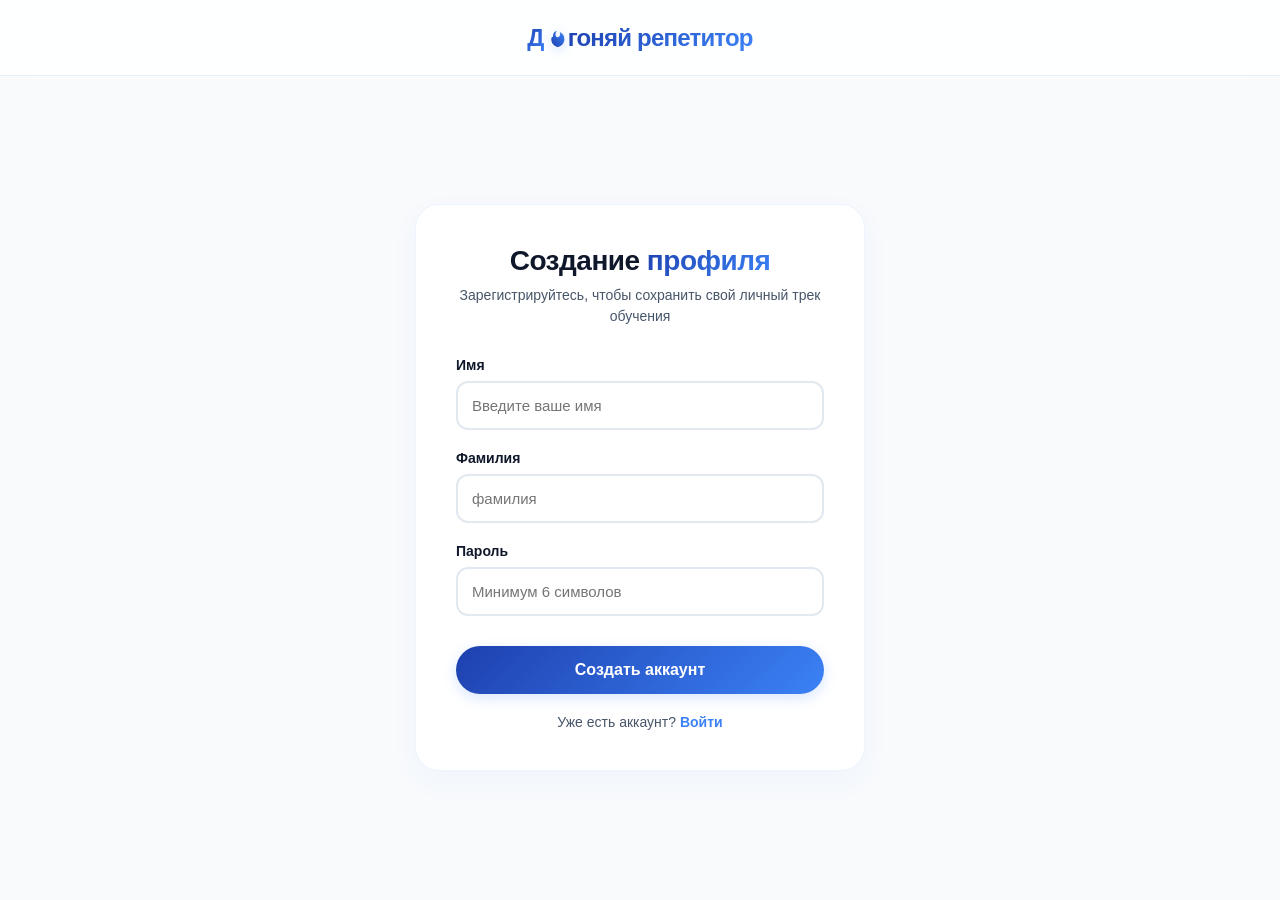
<file: Проект года/index3.html>
<!DOCTYPE html>
<html lang="ru">
<head>
  <meta charset="UTF-8">
  <meta name="viewport" content="width=device-width, initial-scale=1.0">
  <title>Создание аккаунта — Догоняй репетитор 🔥</title>
  <style>
    /* Наш фирменный премиальный стиль */
    * {
      box-sizing: border-box;
      margin: 0;
      padding: 0;
      font-family: 'SF Pro Display', -apple-system, 'Segoe UI', Roboto, sans-serif;
    }

    body {
      background-color: #f8fafc;
      color: #0f172a;
      overflow-x: hidden;
    }

    /* Матовая фиксированная шапка */
    .header {
      background-color: rgba(255, 255, 255, 0.85);
      backdrop-filter: blur(20px);
      -webkit-backdrop-filter: blur(20px);
      border-bottom: 1px solid rgba(59, 130, 246, 0.12);
      position: fixed;
      top: 0;
      left: 0;
      width: 100%;
      z-index: 1000;
    }

    .container {
      max-width: 1200px;
      margin: 0 auto;
      padding: 0 15px;
      display: flex;
      align-items: center;
      justify-content: center;
      height: 75px;
    }

    .logo-container {
      display: flex;
      align-items: center;
      text-decoration: none;
    }

    .logo-text {
      font-size: 24px;
      font-weight: 800;
      letter-spacing: -0.8px;
      background: linear-gradient(135deg, #1e40af, #3b82f6);
      -webkit-background-clip: text;
      -webkit-text-fill-color: transparent;
      white-space: nowrap;
    }

    .logo-fire-svg {
      width: 21px;
      height: 25px;
      margin: 0 1px 0 2px;
      filter: drop-shadow(0 2px 6px rgba(59, 130, 246, 0.25));
    }

    .spacer { height: 75px; }

    /* КОНТЕЙНЕР ДЛЯ РЕГИСТРАЦИИ */
    .auth-section {
      min-height: calc(100vh - 75px);
      display: flex;
      justify-content: center;
      align-items: center;
      padding: 40px 20px;
    }

    .auth-card {
      background-color: #ffffff;
      width: 100%;
      max-width: 450px;
      border-radius: 24px;
      padding: 40px;
      box-shadow: 0 10px 30px rgba(59, 130, 246, 0.04);
      border: 1px solid rgba(59, 130, 246, 0.08);
    }

    .auth-title {
      font-size: 28px;
      font-weight: 800;
      color: #0f172a;
      margin-bottom: 8px;
      text-align: center;
      letter-spacing: -0.5px;
    }

    .auth-title span {
      background: linear-gradient(135deg, #1e40af, #3b82f6);
      -webkit-background-clip: text;
      -webkit-text-fill-color: transparent;
    }

    .auth-desc {
      font-size: 14px;
      color: #475569;
      margin-bottom: 30px;
      text-align: center;
      line-height: 1.5;
    }

    .form-group {
      margin-bottom: 20px;
    }

    .form-label {
      display: block;
      font-size: 14px;
      font-weight: 700;
      color: #0f172a;
      margin-bottom: 8px;
    }

    /* Красивые инпуты ввода */
    .form-input {
      width: 100%;
      border: 2px solid #e2e8f0;
      border-radius: 12px;
      padding: 14px;
      font-size: 15px;
      color: #0f172a;
      outline: none;
      transition: border-color 0.2s;
    }

    .form-input:focus {
      border-color: #3b82f6;
    }

    /* Синяя переливающаяся кнопка отправки */
    .btn-auth {
      width: 100%;
      background: linear-gradient(135deg, #1e40af, #3b82f6);
      color: #ffffff;
      border: none;
      padding: 15px;
      border-radius: 50px;
      font-size: 16px;
      font-weight: 700;
      cursor: pointer;
      transition: transform 0.2s, box-shadow 0.2s;
      margin-top: 10px;
      box-shadow: 0 4px 14px rgba(59, 130, 246, 0.2);
    }

    .btn-auth:hover {
      transform: translateY(-1px);
      box-shadow: 0 6px 20px rgba(59, 130, 246, 0.35);
    }
     .auth-footer {
      margin-top: 20px;
      font-size: 14px;
      color: #475569;
      text-align: center;
    }

    .auth-link {
      color: #3b82f6;
      text-decoration: none;
      font-weight: 700;
    }

    .auth-link:hover {
      text-decoration: underline;
    }
  </style>
</head>
<body>

  <!-- Наша фирменная матовая шапка -->
  <header class="header">
    <div class="container">
      <a href="index.html" class="logo-container">
        <span class="logo-text">Д</span>
        <svg class="logo-fire-svg" viewBox="0 0 24 24" width="21" height="25">
          <defs>
            <linearGradient id="blue-fire-gradient" x1="0%" y1="100%" x2="100%" y2="0%">
              <stop offset="0%" stop-color="#1e40af" />
              <stop offset="100%" stop-color="#3b82f6" />
            </linearGradient>
          </defs>
          <path fill="url(#blue-fire-gradient)" d="M12 23c4.97 0 9-4.03 9-9 0-3.6-2.1-6.7-5.17-8.15C16.34 7.6 16.5 9.3 15.4 10.6c-1.27 1.5-3.3 1.35-4.14-.15-.9-1.6-.33-4.4.9-5.95C10.15 4.14 8 6.82 8 10c0 .4.03.8.1 1.18C7.14 10.5 6 12.1 6 14c0 4.97 4.03 9 9 9z"/>
        </svg>
        <span class="logo-text">гоняй репетитор</span>
      </a>
    </div>
  </header>

  <div class="spacer"></div>

  <!-- Карточка регистрации -->
  <section class="auth-section">
    <div class="auth-card">
      <h2 class="auth-title">Создание <span>профиля</span></h2>
      <p class="auth-desc">Зарегистрируйтесь, чтобы сохранить свой личный трек обучения</p>
<form action="index1.html">
  
  <!-- Поле: Имя -->
  <div class="form-group">
    <label class="form-label">Имя  </label>
    <input type="text" class="form-input" id="userName" placeholder="Введите ваше имя " required>
  </div>

  <!-- Поле: Email -->
  <div class="form-group">
    <label class="form-label">Фамилия</label>
    <input type="user" class="form-input" id="user" placeholder="фамилия" required>
  </div>

  <!-- Поле: Пароль -->
  <div class="form-group">
    <label class="form-label">Пароль</label>
    <input type="password" class="form-input" id="userPassword" placeholder="Минимум 6 символов" required>
  </div>

  <!-- Кнопка -->
  <button type="submit" class="btn-auth">Создать аккаунт</button>

</form>

      <div class="auth-footer">
        Уже есть аккаунт? <a href="index4.html" class="auth-link">Войти</a>
      </div>
    </div>
  </section>

<script>
  function handleRegister(event) {
  event.preventDefault(); // Останавливаем стандартную перезагрузку

  // Берем значения из полей (если фамилия в одном поле с именем, возьмется вся строка)
  const name = document.getElementById('userName').value;
  const surnameEl = document.getElementById('userSurname');
  const fullName = surnameEl ? `${name} ${surnameEl.value}`.trim() : name;

  const email = document.getElementById('userEmail').value;
  const password = document.getElementById('userPassword').value;

  // Сохраняем в память браузера
  localStorage.setItem('student_full_name', fullName);
  localStorage.setItem('student_name', name);
  localStorage.setItem('student_email', email);
  localStorage.setItem('student_password', password);

  // Перекидываем на кабинет ученика (или оставь 'главная_index.html', если нужно туда)
  window.location.href = 'index1.html';
}
// Сохраняем ученика в общую базу для проверки учителем
let allStudents = JSON.parse(localStorage.getItem('dogonyai_all_students')) || [];
allStudents.push(`${regName.trim()} ${regSurname.trim()}`);
localStorage.setItem('dogonyai_all_students', JSON.stringify(allStudents));
</script>

</body>
</html>
</file>
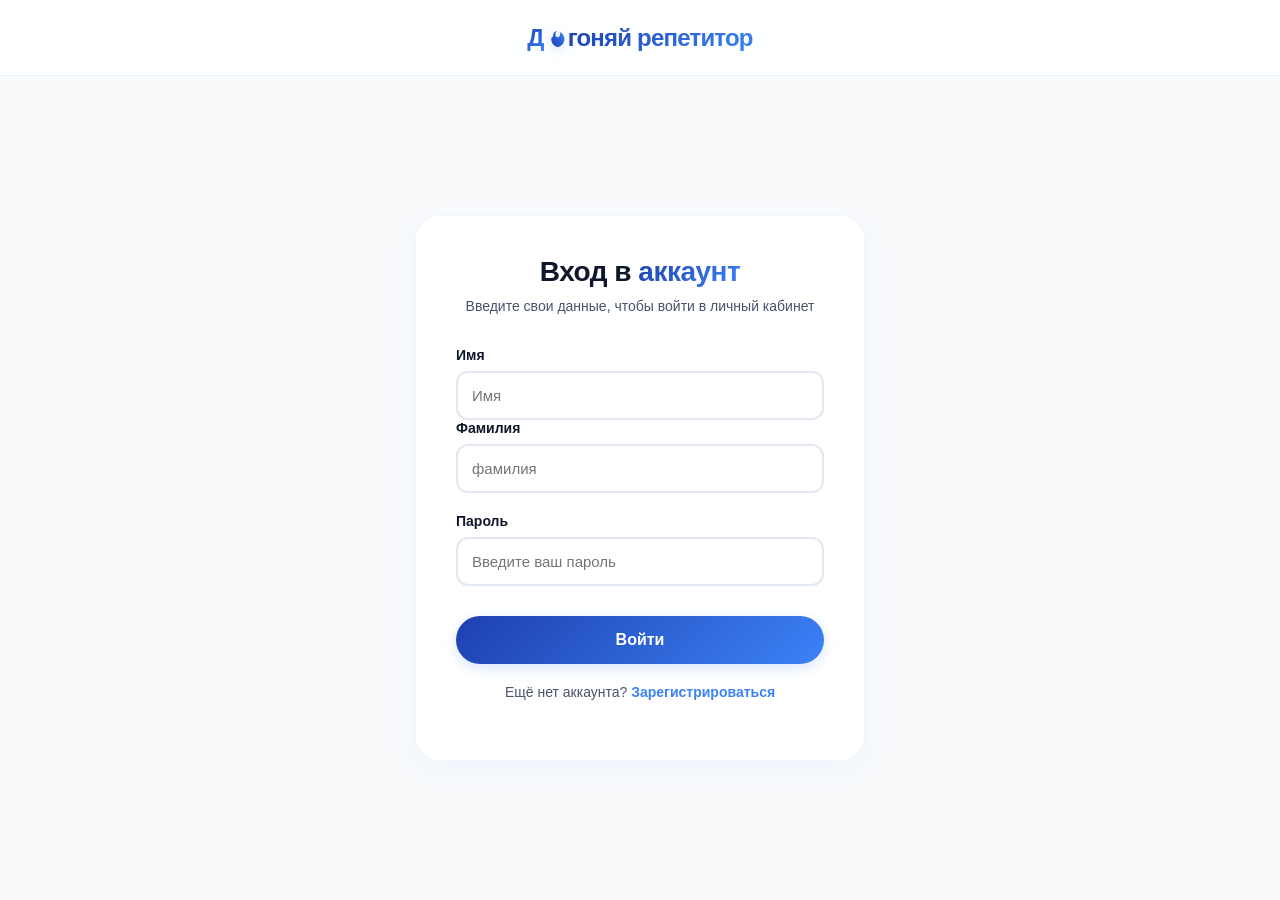
<file: Проект года/index4.html>
<!DOCTYPE html>
<html lang="ru">
<head>
  <meta charset="UTF-8">
  <meta name="viewport" content="width=device-width, initial-scale=1.0">
  <title>Вход в аккаунт — Догоняй репетитор 🔥</title>
  <style>
    * {
      box-sizing: border-box;
      margin: 0;
      padding: 0;
      font-family: 'SF Pro Display', -apple-system, 'Segoe UI', Roboto, sans-serif;
    }

    body {
      background-color: #f8fafc;
      color: #0f172a;
      overflow-x: hidden;
    }

    /* Матовая фиксированная шапка */
    .header {
      background-color: rgba(255, 255, 255, 0.85);
      backdrop-filter: blur(20px);
      -webkit-backdrop-filter: blur(20px);
      border-bottom: 1px solid rgba(59, 130, 246, 0.12);
      position: fixed;
      top: 0;
      left: 0;
      width: 100%;
      z-index: 1000;
    }

    .container {
      max-width: 1200px;
      margin: 0 auto;
      padding: 0 15px;
      display: flex;
      align-items: center;
      justify-content: center;
      height: 75px;
    }

    .logo-container {
      display: flex;
      align-items: center;
      text-decoration: none;
    }

    .logo-text {
      font-size: 24px;
      font-weight: 800;
      letter-spacing: -0.8px;
      background: linear-gradient(135deg, #1e40af, #3b82f6);
      -webkit-background-clip: text;
      -webkit-text-fill-color: transparent;
      white-space: nowrap;
    }

    .logo-fire-svg {
      width: 21px;
      height: 25px;
      margin: 0 1px 0 2px;
      filter: drop-shadow(0 2px 6px rgba(59, 130, 246, 0.25));
    }

    .spacer { height: 75px; }

    /* КОНТЕЙНЕР ФОРМЫ ВХОДА */
    .auth-section {
      min-height: calc(100vh - 75px);
      display: flex;
      justify-content: center;
      align-items: center;
      padding: 40px 20px;
    }

    .auth-card {
      background-color: #ffffff;
      width: 100%;
      max-width: 450px;
      border-radius: 24px;
      padding: 40px;
      box-shadow: 0 10px 30px rgba(59, 130, 246, 0.04);
      border: 1px solid rgba(59, 130, 246, 0.08);
    }

    .auth-title {
      font-size: 28px;
      font-weight: 800;
      color: #0f172a;
      margin-bottom: 8px;
      text-align: center;
      letter-spacing: -0.5px;
    }

    .auth-title span {
      background: linear-gradient(135deg, #1e40af, #3b82f6);
      -webkit-background-clip: text;
      -webkit-text-fill-color: transparent;
    }

    .auth-desc {
      font-size: 14px;
      color: #475569;
      margin-bottom: 30px;
      text-align: center;
      line-height: 1.5;
    }

    .form-group {
      margin-bottom: 20px;
    }

    .form-label {
      display: block;
      font-size: 14px;
      font-weight: 700;
      color: #0f172a;
      margin-bottom: 8px;
    }

    .form-input {
      width: 100%;
      border: 2px solid #e2e8f0;
      border-radius: 12px;
      padding: 14px;
      font-size: 15px;
      color: #0f172a;
      outline: none;
      transition: border-color 0.2s;
    }

    .form-input:focus {
      border-color: #3b82f6;
    }

    .btn-auth {
      width: 100%;
      background: linear-gradient(135deg, #1e40af, #3b82f6);
      color: #ffffff;
      border: none;
      padding: 15px;
      border-radius: 50px;
      font-size: 16px;
      font-weight: 700;
      cursor: pointer;
      transition: transform 0.2s, box-shadow 0.2s;
      margin-top: 10px;
      box-shadow: 0 4px 14px rgba(59, 130, 246, 0.2);
    }

    .btn-auth:hover {
      transform: translateY(-1px);
      box-shadow: 0 6px 20px rgba(59, 130, 246, 0.35);
    }
    .auth-footer {
      margin-top: 20px;
      font-size: 14px;
      color: #475569;
      text-align: center;
    }

    .auth-link {
      color: #3b82f6;
      text-decoration: none;
      font-weight: 700;
    }

    .auth-link:hover {
      text-decoration: underline;
    }
  </style>
</head>
<body>

  <!-- Наша фирменная матовая шапка -->
  <header class="header">
    <div class="container">
      <a href="index.html" class="logo-container">
        <span class="logo-text">Д</span>
        <svg class="logo-fire-svg" viewBox="0 0 24 24" width="21" height="25">
          <defs>
            <linearGradient id="blue-fire-gradient" x1="0%" y1="100%" x2="100%" y2="0%">
              <stop offset="0%" stop-color="#1e40af" />
              <stop offset="100%" stop-color="#3b82f6" />
            </linearGradient>
          </defs>
          <path fill="url(#blue-fire-gradient)" d="M12 23c4.97 0 9-4.03 9-9 0-3.6-2.1-6.7-5.17-8.15C16.34 7.6 16.5 9.3 15.4 10.6c-1.27 1.5-3.3 1.35-4.14-.15-.9-1.6-.33-4.4.9-5.95C10.15 4.14 8 6.82 8 10c0 .4.03.8.1 1.18C7.14 10.5 6 12.1 6 14c0 4.97 4.03 9 9 9z"/>
        </svg>
        <span class="logo-text">гоняй репетитор</span>
      </a>
    </div>
  </header>

  <div class="spacer"></div>

  <!-- Карточка входа -->
  <section class="auth-section">
    <div class="auth-card">
      <h2 class="auth-title">Вход в <span>аккаунт</span></h2>
      <p class="auth-desc">Введите свои данные, чтобы войти в личный кабинет</p>

      <form action="главная_index.html">
  <!-- Поле: Почта -->
  <div class="form-group">
    <label class="form-label">Имя</label>
    <input type="login" class="form-input" id="login" placeholder="Имя" required>

  <div class="form-group">
    <label class="form-label">Фамилия</label>
    <input type="user" class="form-input" id="user" placeholder="фамилия" required>
  </div>
  <!-- Поле: Пароль -->
  <div class="form-group">
    <label class="form-label">Пароль</label>
    <input type="password" class="form-input" id="loginPassword" placeholder="Введите ваш пароль" required>
  </div>

  <button type="submit" class="btn-auth">Войти</button>
</form>
      <div class="auth-footer">
        Ещё нет аккаунта? <a href="index3.html" class="auth-link">Зарегистрироваться</a>
      </div>
    </div>
  </section>

<script>
  function handleLogin(event) {
    event.preventDefault(); // Останавливаем стандартную перезагрузку

    // Что ввёл пользователь сейчас (trim() убирает случайные пробелы в начале и конце)
    const enteredName = document.getElementById('loginName').value.trim();
    const enteredSurname = document.getElementById('loginSurname').value.trim();
    const enteredPassword = document.getElementById('loginPassword').value.trim();

    // Что сохранено в памяти браузера (при регистрации в index3.html)
    const savedName = localStorage.getItem('student_name');
    const savedSurname = localStorage.getItem('student_surname');
    const savedPassword = localStorage.getItem('student_password');

    // Проверяем, есть ли вообще такой аккаунт
    if (!savedName || !savedSurname) {
      alert('Такого аккаунта ещё нет! Сначала нужно зарегистрироваться.');
      return;
    }

    // Сверяем имя, фамилию (независимо от заглавных букв) и пароль
    if (
      enteredName.toLowerCase() === savedName.toLowerCase() &&
      enteredSurname.toLowerCase() === savedSurname.toLowerCase() &&
      enteredPassword === savedPassword
    ) {
      window.location.href = 'главная_index.html'; // Всё верно — пускаем дальше
    } else {
      alert('Неверное имя, фамилия или пароль!');
    }
  }
</script>

</body>
</html>
</file>
